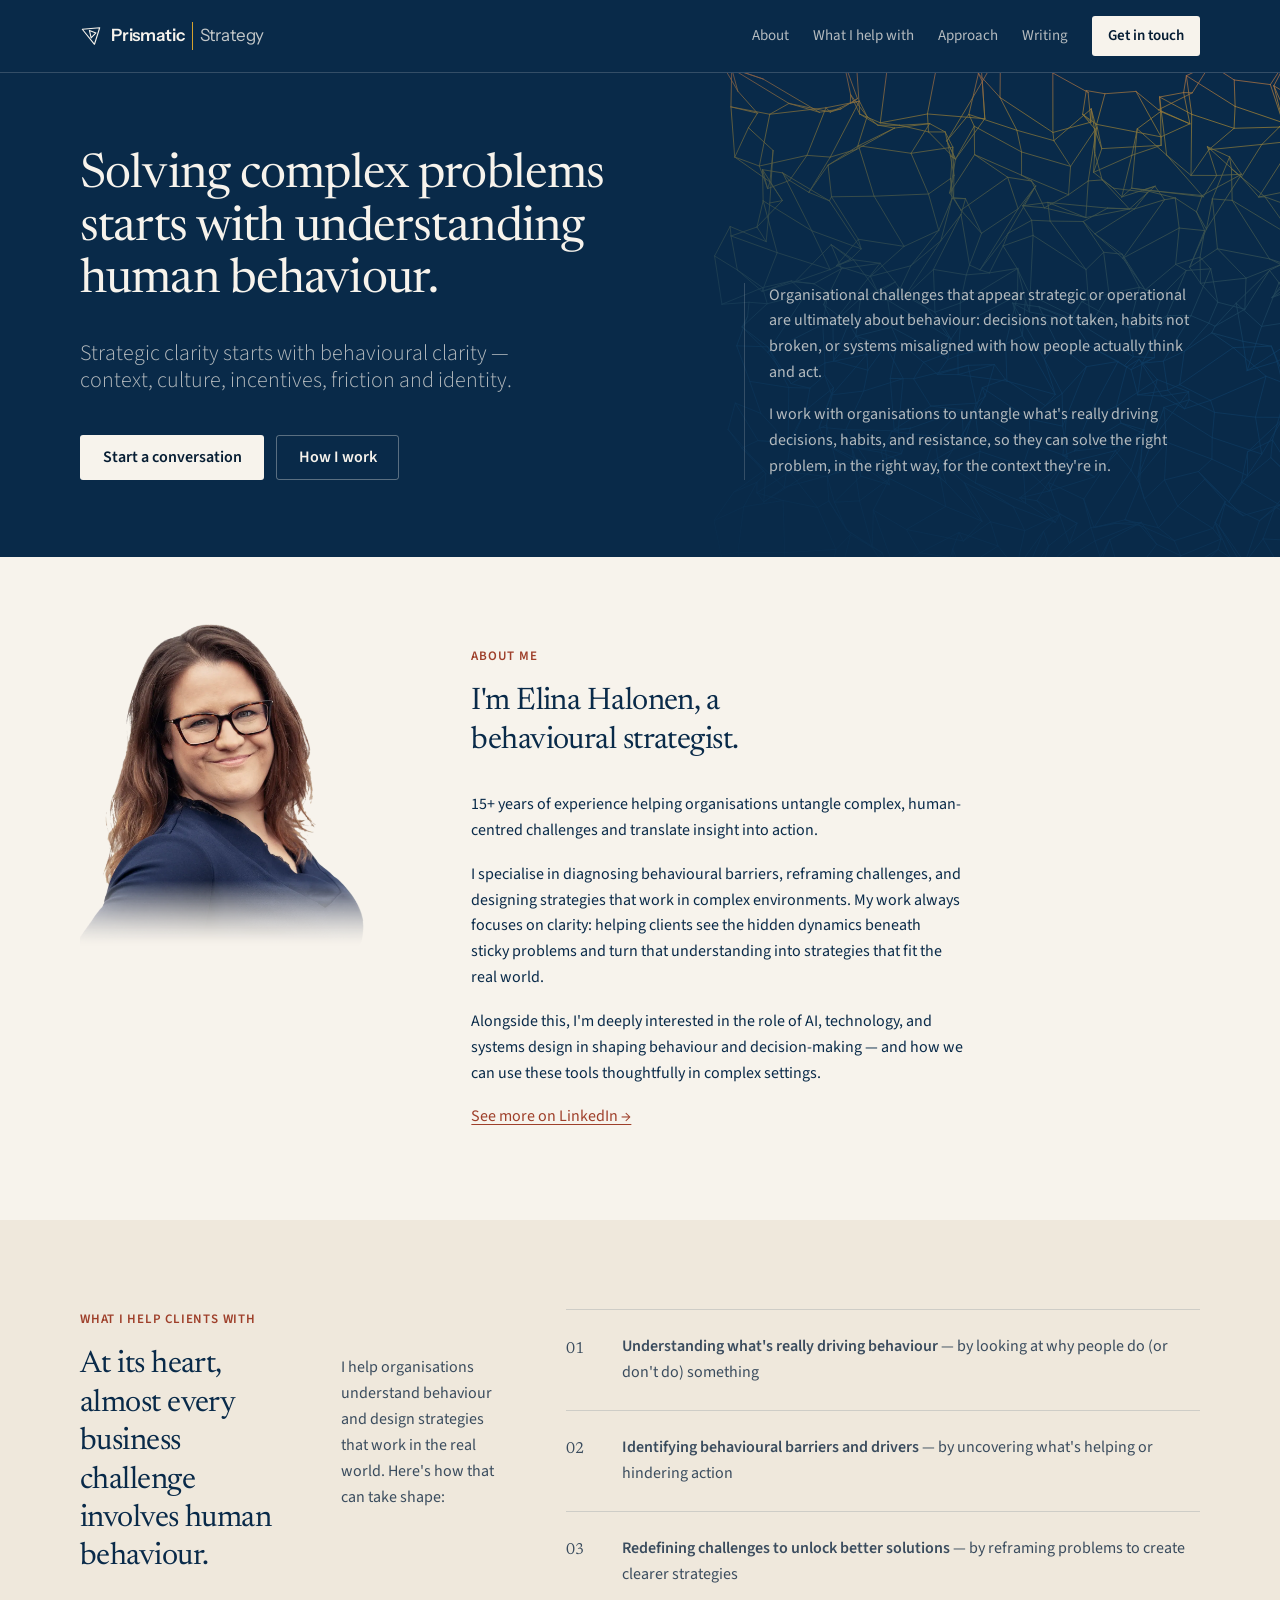
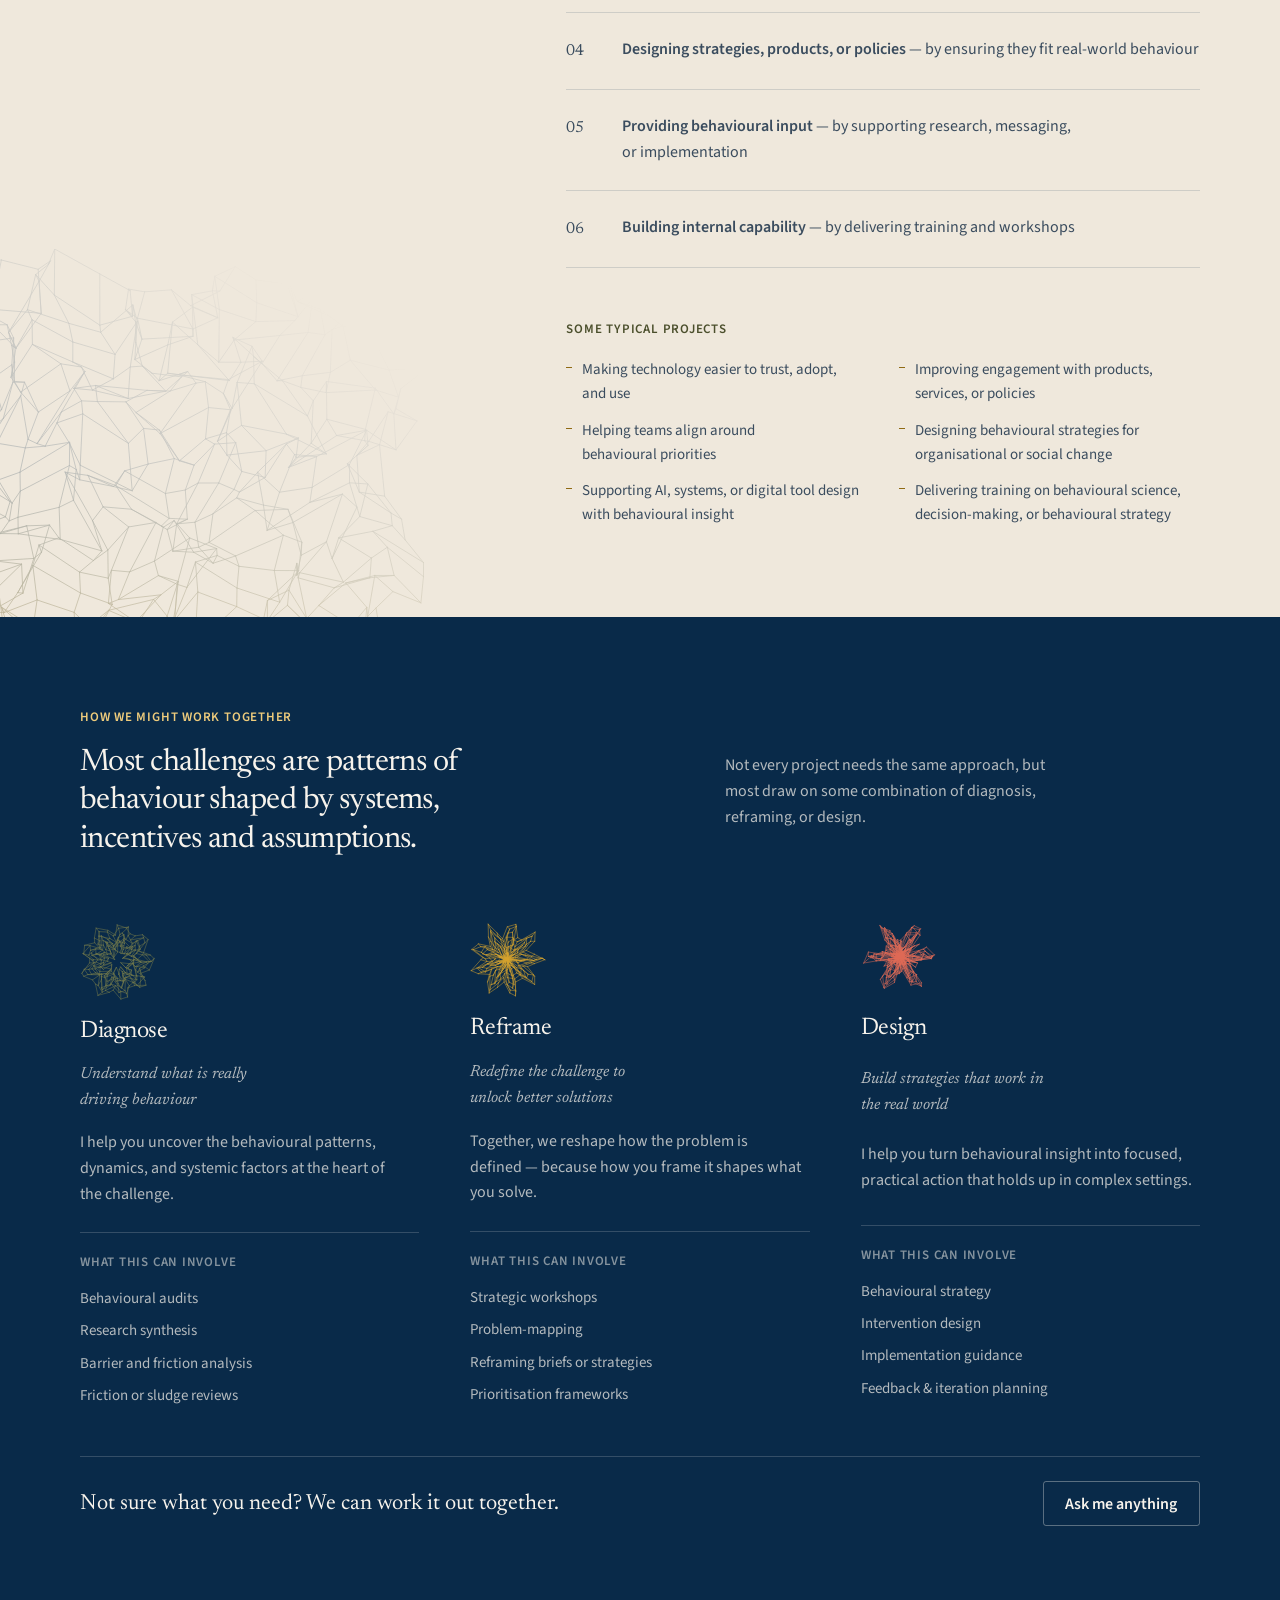
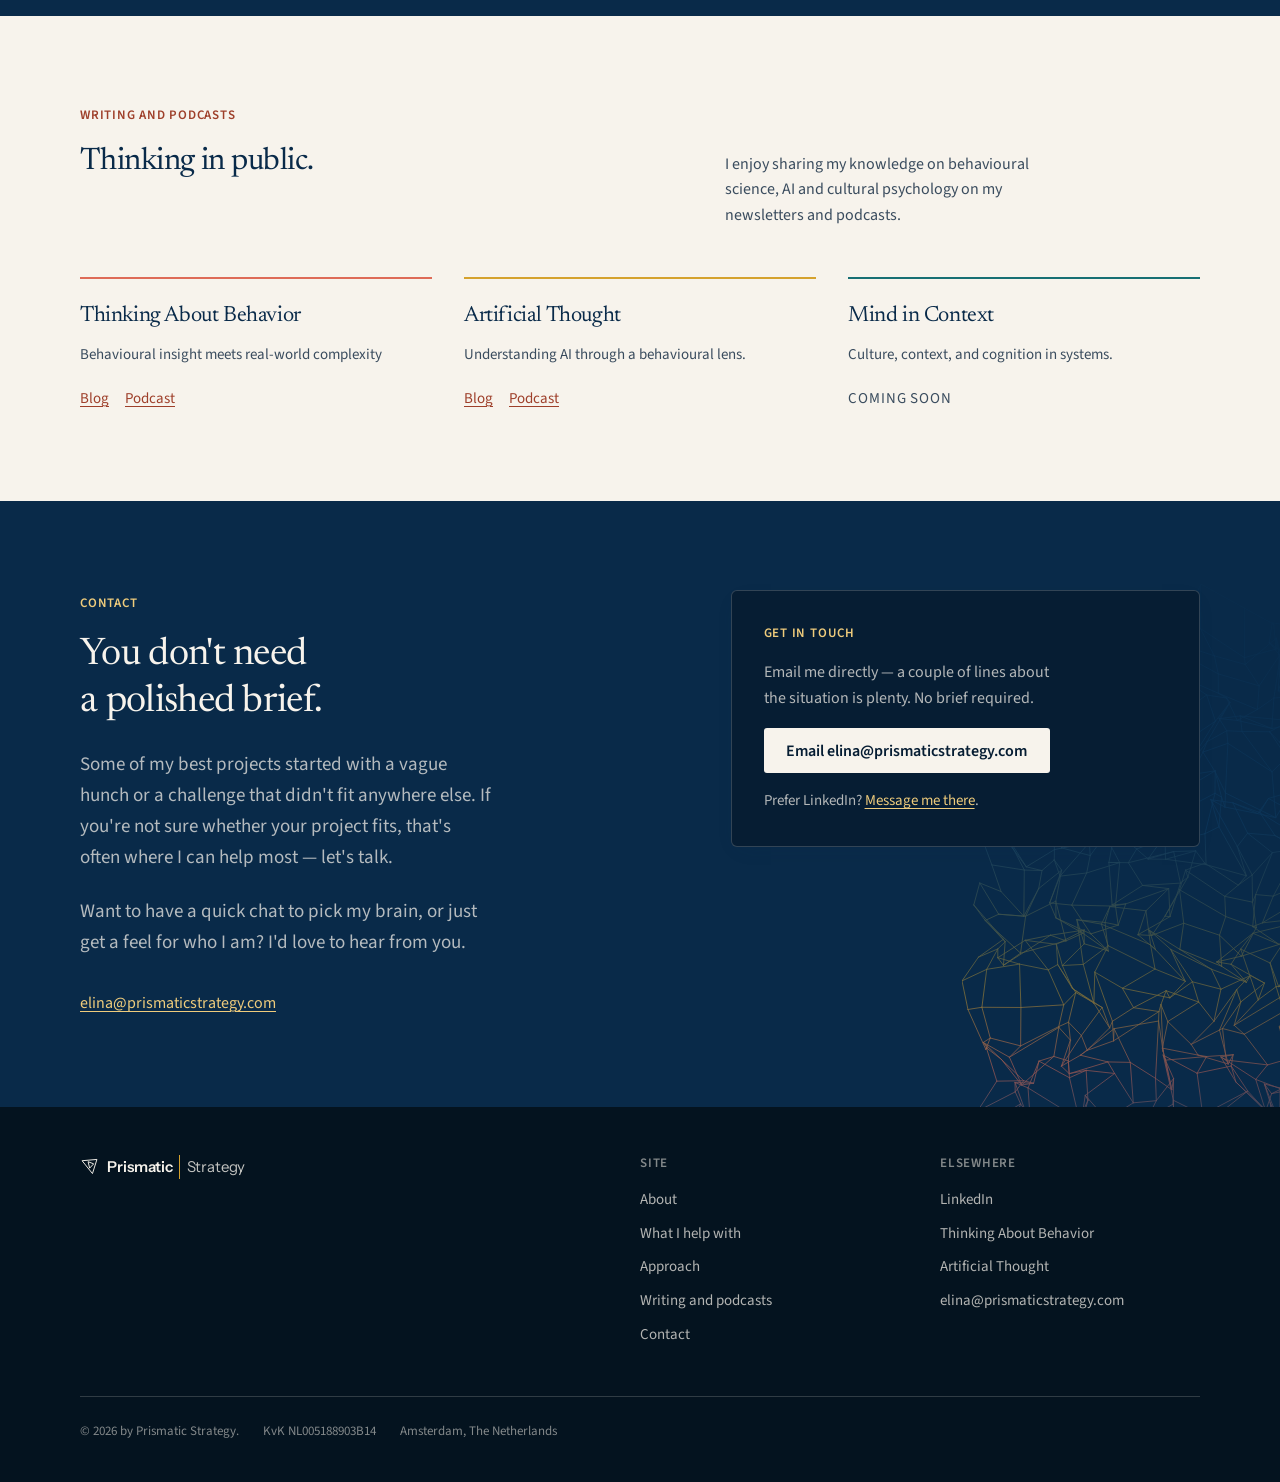
<file: index.html>
<!DOCTYPE html>
<html lang="en">
<head>
<meta charset="utf-8">
<meta name="viewport" content="width=device-width, initial-scale=1">
<title>Prismatic Strategy — behavioural strategy by Elina Halonen</title>
<meta name="description" content="Prismatic Strategy helps organisations solve complex behavioural challenges through diagnosis, reframing, and strategy design">
<link rel="stylesheet" href="/styles.css">
<link rel="icon" href="/assets/brand/favicon.ico" sizes="any">
<link rel="icon" href="/assets/brand/favicon.svg" type="image/svg+xml">
<link rel="apple-touch-icon" href="/assets/brand/apple-touch-icon.png">
</head>
<body>
<a class="skip" href="#main">Skip to content</a>

<header class="hdr">
  <div class="ps-wrap hdr__in">
    <a class="wm wm--sm" href="/" aria-label="Prismatic Strategy — home">
      <span class="wm__mark" aria-hidden="true"></span><span class="wm__a">Prismatic</span><span class="wm__rule" aria-hidden="true"></span><span class="wm__b">Strategy</span>
    </a>
    <button class="hdr__toggle" id="navToggle" aria-expanded="false" aria-controls="siteNav">Menu</button>
    <nav class="hdr__nav" id="siteNav" aria-label="Main">
      <a href="#about">About</a>
      <a href="#help">What I help with</a>
      <a href="#method">Approach</a>
      <a href="#writing">Writing</a>
      <a class="is-cta" href="#contact">Get in touch</a>
    </nav>
  </div>
</header>

<main id="main">

  <!-- 1. Navy hero -->
  <section class="ps-deep hero">
    <img class="hero__field" src="/assets/mesh/grid-field-on-navy.svg" alt="" aria-hidden="true">
    <div class="ps-wrap hero__in">
      <div>
        <h1>Solving complex problems starts with understanding human&nbsp;behaviour.</h1>
        <p class="hero__lead">Strategic clarity starts with behavioural clarity — context, culture, incentives, friction and identity.</p>
        <div class="hero__actions">
          <a class="btn btn--solid" href="#contact">Start a conversation</a>
          <a class="btn btn--quiet" href="#method">How I work</a>
        </div>
      </div>
      <div class="hero__aside">
        <p>Organisational challenges that appear strategic or operational are ultimately about behaviour: decisions not taken, habits not broken, or systems misaligned with how people actually think and act.</p>
        <p>I work with organisations to untangle what's really driving decisions, habits, and resistance, so they can solve the right problem, in the right way, for the context they're in.</p>
      </div>
    </div>
  </section>

  <!-- 4. Warm-paper introduction with portrait -->
  <section class="ps-paper ps-band about" id="about">
    <div class="ps-wrap about__in">
      <div class="portrait">
        <picture>
          <source srcset="/assets/brand/elina.webp" type="image/webp">
          <img class="portrait__cutout" src="/assets/brand/elina.png" alt="Elina Halonen, behavioural strategist and founder of Prismatic Strategy" width="1500" height="1720" loading="lazy" decoding="async">
        </picture>
      </div>
      <div>
        <div class="sec-head">
          <span class="ps-label">About me</span>
          <h2>I'm Elina Halonen, a behavioural strategist.</h2>
        </div>
        <div class="ps-prose" style="margin-top: var(--space-6)">
          <p>15+ years of experience helping organisations untangle complex, human-centred challenges and translate insight into action.</p>
          <p>I specialise in diagnosing behavioural barriers, reframing challenges, and designing strategies that work in complex environments. My work always focuses on clarity: helping clients see the hidden dynamics beneath sticky problems and turn that understanding into strategies that fit the real world.</p>
          <p>Alongside this, I'm deeply interested in the role of AI, technology, and systems design in shaping behaviour and decision-making — and how we can use these tools thoughtfully in complex settings.</p>
          <p><a href="https://www.linkedin.com/in/elinahalonen/">See more on LinkedIn →</a></p>
        </div>
      </div>
    </div>
  </section>

  <!-- 5. The situations clients bring -->
  <section class="ps-paper ps-band sit" id="help" style="background: var(--paper-300)">
    <img class="sit__field" src="/assets/mesh/grid-field-on-paper.svg" alt="" aria-hidden="true">
    <div class="ps-wrap sit__in">
      <div class="sec-head">
        <span class="ps-label">What I help clients with</span>
        <h2>At its heart, almost every business challenge involves human behaviour.</h2>
        <p>I help organisations understand behaviour and design strategies that work in the real world. Here's how that can take shape:</p>
      </div>
      <div>
        <div class="sit__list">
          <div class="sit__row"><span class="sit__n">01</span><span><strong>Understanding what's really driving behaviour</strong> — by looking at why people do (or don't do) something</span></div>
          <div class="sit__row"><span class="sit__n">02</span><span><strong>Identifying behavioural barriers and drivers</strong> — by uncovering what's helping or hindering action</span></div>
          <div class="sit__row"><span class="sit__n">03</span><span><strong>Redefining challenges to unlock better solutions</strong> — by reframing problems to create clearer strategies</span></div>
          <div class="sit__row"><span class="sit__n">04</span><span><strong>Designing strategies, products, or policies</strong> — by ensuring they fit real-world behaviour</span></div>
          <div class="sit__row"><span class="sit__n">05</span><span><strong>Providing behavioural input</strong> — by supporting research, messaging, or implementation</span></div>
          <div class="sit__row"><span class="sit__n">06</span><span><strong>Building internal capability</strong> — by delivering training and workshops</span></div>
        </div>
        <div class="projects">
          <span class="ps-label" style="color: var(--olive-700)">Some typical projects</span>
          <ul>
            <li>Making technology easier to trust, adopt, and use</li>
            <li>Improving engagement with products, services, or policies</li>
            <li>Helping teams align around behavioural priorities</li>
            <li>Designing behavioural strategies for organisational or social change</li>
            <li>Supporting AI, systems, or digital tool design with behavioural insight</li>
            <li>Delivering training on behavioural science, decision-making, or behavioural strategy</li>
          </ul>
        </div>
      </div>
    </div>
  </section>

  <!-- 6. Diagnose / Reframe / Design -->
  <section class="ps-deep ps-band method" id="method">
    <div class="ps-wrap">
      <div class="sec-head">
        <span class="ps-label">How we might work together</span>
        <h2>Most challenges are patterns of behaviour shaped by systems, incentives and assumptions.</h2>
        <p>Not every project needs the same approach, but most draw on some combination of diagnosis, reframing, or design.</p>
      </div>
      <div class="method__grid">
        <article class="stage">
          <img class="stage__rose" src="/assets/mesh/rose-diagnose.svg" alt="" aria-hidden="true">
          <h3>Diagnose</h3>
          <p class="stage__sub">Understand what is really driving behaviour</p>
          <p>I help you uncover the behavioural patterns, dynamics, and systemic factors at the heart of the challenge.</p>
          <div class="stage__involves">
            <span class="ps-label">What this can involve</span>
            <ul><li>Behavioural audits</li><li>Research synthesis</li><li>Barrier and friction analysis</li><li>Friction or sludge reviews</li></ul>
          </div>
        </article>
        <article class="stage">
          <img class="stage__rose" src="/assets/mesh/rose-reframe.svg" alt="" aria-hidden="true">
          <h3>Reframe</h3>
          <p class="stage__sub">Redefine the challenge to unlock better solutions</p>
          <p>Together, we reshape how the problem is defined — because how you frame it shapes what you solve.</p>
          <div class="stage__involves">
            <span class="ps-label">What this can involve</span>
            <ul><li>Strategic workshops</li><li>Problem-mapping</li><li>Reframing briefs or strategies</li><li>Prioritisation frameworks</li></ul>
          </div>
        </article>
        <article class="stage">
          <img class="stage__rose" src="/assets/mesh/rose-design.svg" alt="" aria-hidden="true">
          <h3>Design</h3>
          <p class="stage__sub">Build strategies that work in the real world</p>
          <p>I help you turn behavioural insight into focused, practical action that holds up in complex settings.</p>
          <div class="stage__involves">
            <span class="ps-label">What this can involve</span>
            <ul><li>Behavioural strategy</li><li>Intervention design</li><li>Implementation guidance</li><li>Feedback &amp; iteration planning</li></ul>
          </div>
        </article>
      </div>
      <div class="method__foot">
        <p>Not sure what you need? We can work it out together.</p>
        <a class="btn btn--quiet" href="#contact">Ask me anything</a>
      </div>
    </div>
  </section>

  <!-- 7. Writing and podcasts -->
  <section class="ps-paper ps-band pubs" id="writing">
    <div class="ps-wrap">
      <div class="sec-head">
        <span class="ps-label">Writing and podcasts</span>
        <h2>Thinking in public.</h2>
        <p>I enjoy sharing my knowledge on behavioural science, AI and cultural psychology on my newsletters and podcasts.</p>
      </div>
      <div class="pubs__grid">
        <article class="pub pub--coral">
          <h3><a href="https://thinkingaboutbehavior.substack.com/">Thinking About Behavior</a></h3>
          <p>Behavioural insight meets real-world complexity</p>
          <div class="pub__links"><a href="https://thinkingaboutbehavior.substack.com/">Blog</a><a href="https://thinkingaboutbehavior.substack.com/podcast">Podcast</a></div>
        </article>
        <article class="pub pub--gold">
          <h3><a href="https://artificialthought.substack.com/">Artificial Thought</a></h3>
          <p>Understanding AI through a behavioural lens.</p>
          <div class="pub__links"><a href="https://artificialthought.substack.com/">Blog</a><a href="https://artificialthought.substack.com/podcast">Podcast</a></div>
        </article>
        <article class="pub pub--teal">
          <h3><a href="https://mindincontext.substack.com/">Mind in Context</a></h3>
          <p>Culture, context, and cognition in systems.</p>
          <p class="pub__soon">Coming soon</p>
        </article>
      </div>
    </div>
  </section>

  <!-- 8. The invitation + contact -->
  <section class="ps-deep ps-band invite" id="contact">
    <img class="invite__field" src="/assets/mesh/grid-field-contact.svg" alt="" aria-hidden="true">
    <div class="ps-wrap invite__in">
      <div>
        <span class="ps-label" style="color: var(--gold-300)">Contact</span>
        <h2 style="margin-top: var(--space-4)">You don't need a polished brief.</h2>
        <p class="invite__body">Some of my best projects started with a vague hunch or a challenge that didn't fit anywhere else. If you're not sure whether your project fits, that's often where I can help most — let's talk.</p>
        <p class="invite__body">Want to have a quick chat to pick my brain, or just get a feel for who I am? I'd love to hear from you.</p>
        <p style="margin-top: var(--space-6)"><a href="mailto:elina@prismaticstrategy.com">elina@prismaticstrategy.com</a></p>
      </div>
      <div class="mailto-card">
        <span class="ps-label">Get in touch</span>
        <p>Email me directly — a couple of lines about the situation is plenty. No brief required.</p>
        <a class="btn btn--solid" href="mailto:elina@prismaticstrategy.com?subject=Hello%20from%20prismaticstrategy.com">Email elina@prismaticstrategy.com</a>
        <p class="mailto-card__alt">Prefer LinkedIn? <a href="https://www.linkedin.com/in/elinahalonen/">Message me there</a>.</p>
      </div>
    </div>
  </section>
</main>

<footer class="ftr">
  <div class="ps-wrap">
    <div class="ftr__in">
      <div>
        <a class="wm wm--sm" href="/" aria-label="Prismatic Strategy — home">
          <span class="wm__mark" aria-hidden="true"></span><span class="wm__a">Prismatic</span><span class="wm__rule" aria-hidden="true"></span><span class="wm__b">Strategy</span>
        </a>
      </div>
      <div>
        <h4>Site</h4>
        <ul>
          <li><a href="#about">About</a></li>
          <li><a href="#help">What I help with</a></li>
          <li><a href="#method">Approach</a></li>
          <li><a href="#writing">Writing and podcasts</a></li>
          <li><a href="#contact">Contact</a></li>
        </ul>
      </div>
      <div>
        <h4>Elsewhere</h4>
        <ul>
          <li><a href="https://www.linkedin.com/in/elinahalonen/">LinkedIn</a></li>
          <li><a href="https://thinkingaboutbehavior.substack.com/">Thinking About Behavior</a></li>
          <li><a href="https://artificialthought.substack.com/">Artificial Thought</a></li>
          <li><a href="mailto:elina@prismaticstrategy.com">elina@prismaticstrategy.com</a></li>
        </ul>
      </div>
    </div>
    <div class="ftr__legal">
      <span>© 2026 by Prismatic Strategy.</span>
      <span>KvK NL005188903B14</span>
      <span>Amsterdam, The Netherlands</span>
    </div>
  </div>
</footer>

<script>
(function () {
  var btn = document.getElementById('navToggle');
  var nav = document.getElementById('siteNav');
  var mq = window.matchMedia('(max-width: 780px)');
  function sync() {
    if (mq.matches) { nav.hidden = btn.getAttribute('aria-expanded') !== 'true'; }
    else { nav.hidden = false; btn.setAttribute('aria-expanded', 'false'); }
  }
  btn.addEventListener('click', function () {
    btn.setAttribute('aria-expanded', btn.getAttribute('aria-expanded') === 'true' ? 'false' : 'true');
    sync();
  });
  mq.addEventListener('change', sync);
  nav.addEventListener('click', function (e) { if (e.target.tagName === 'A' && mq.matches) { btn.setAttribute('aria-expanded', 'false'); sync(); } });
  sync();
})();
</script>
</body>
</html>
</file>
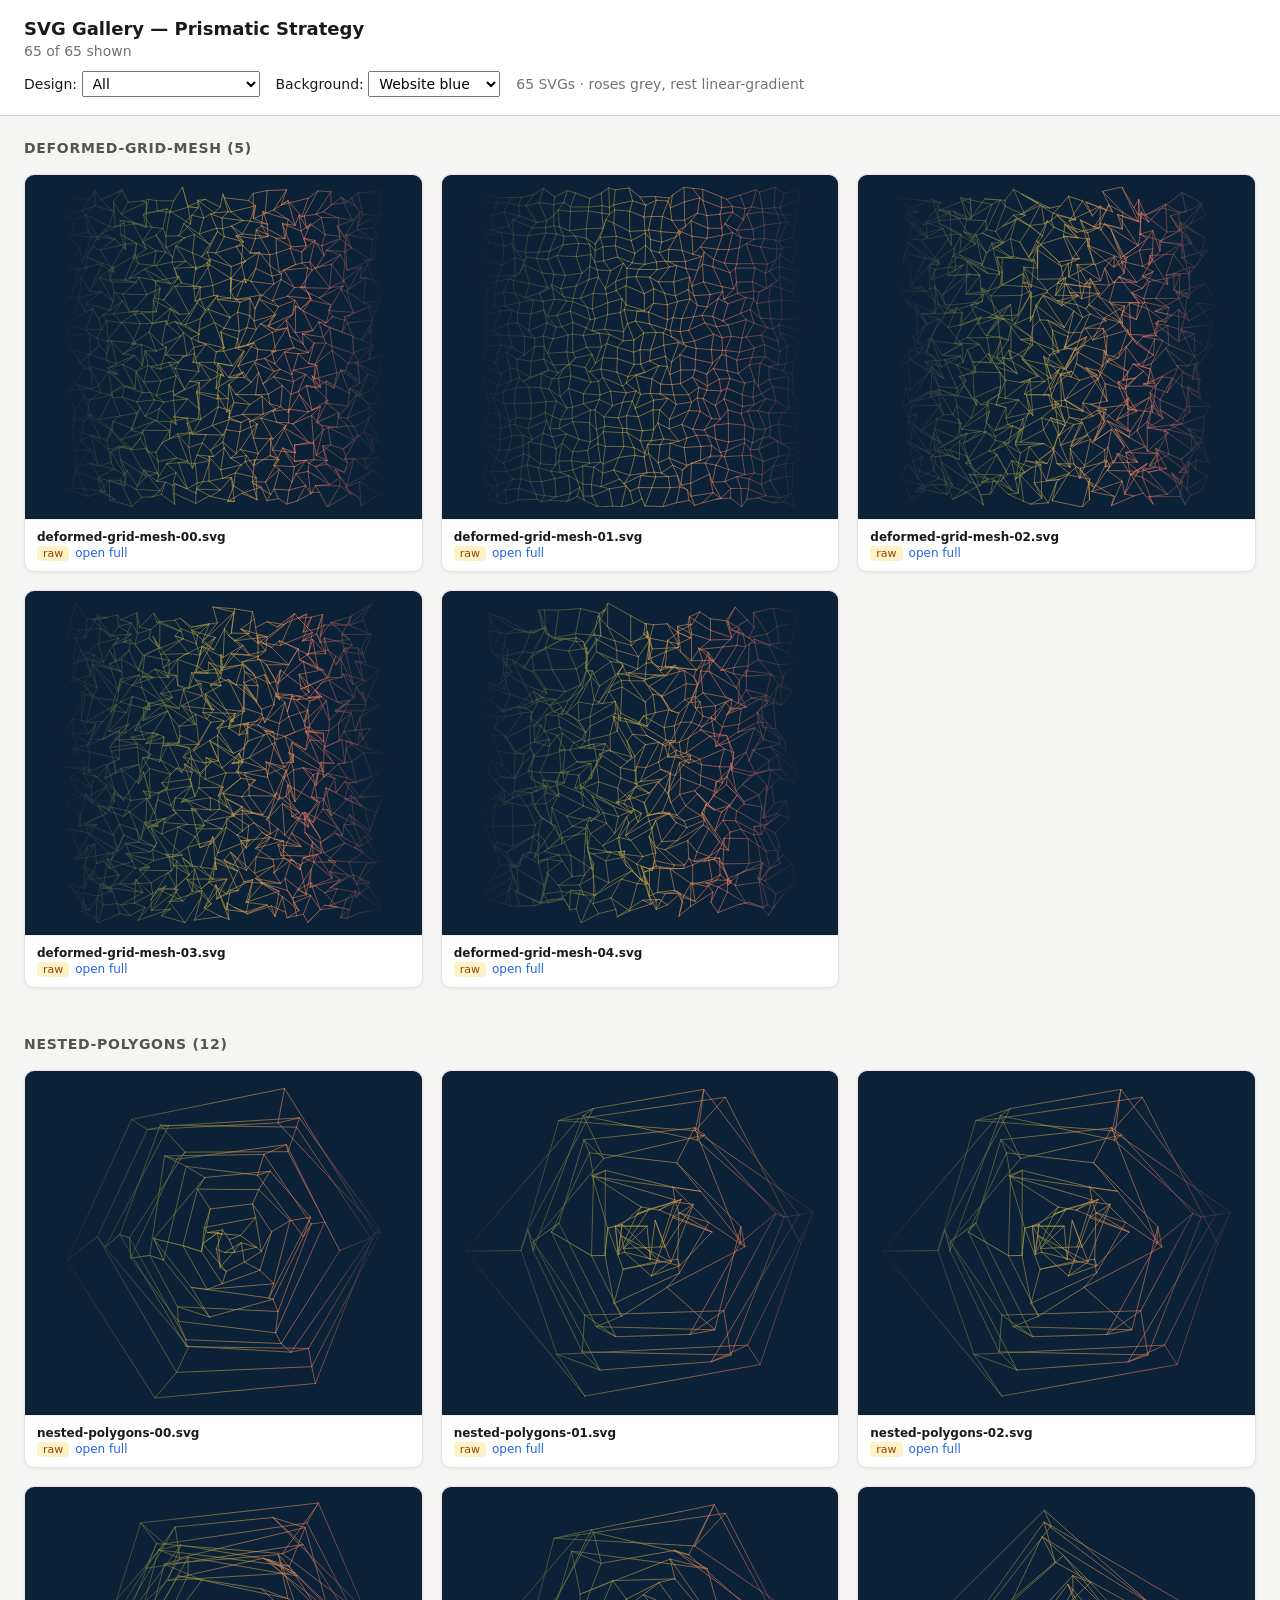
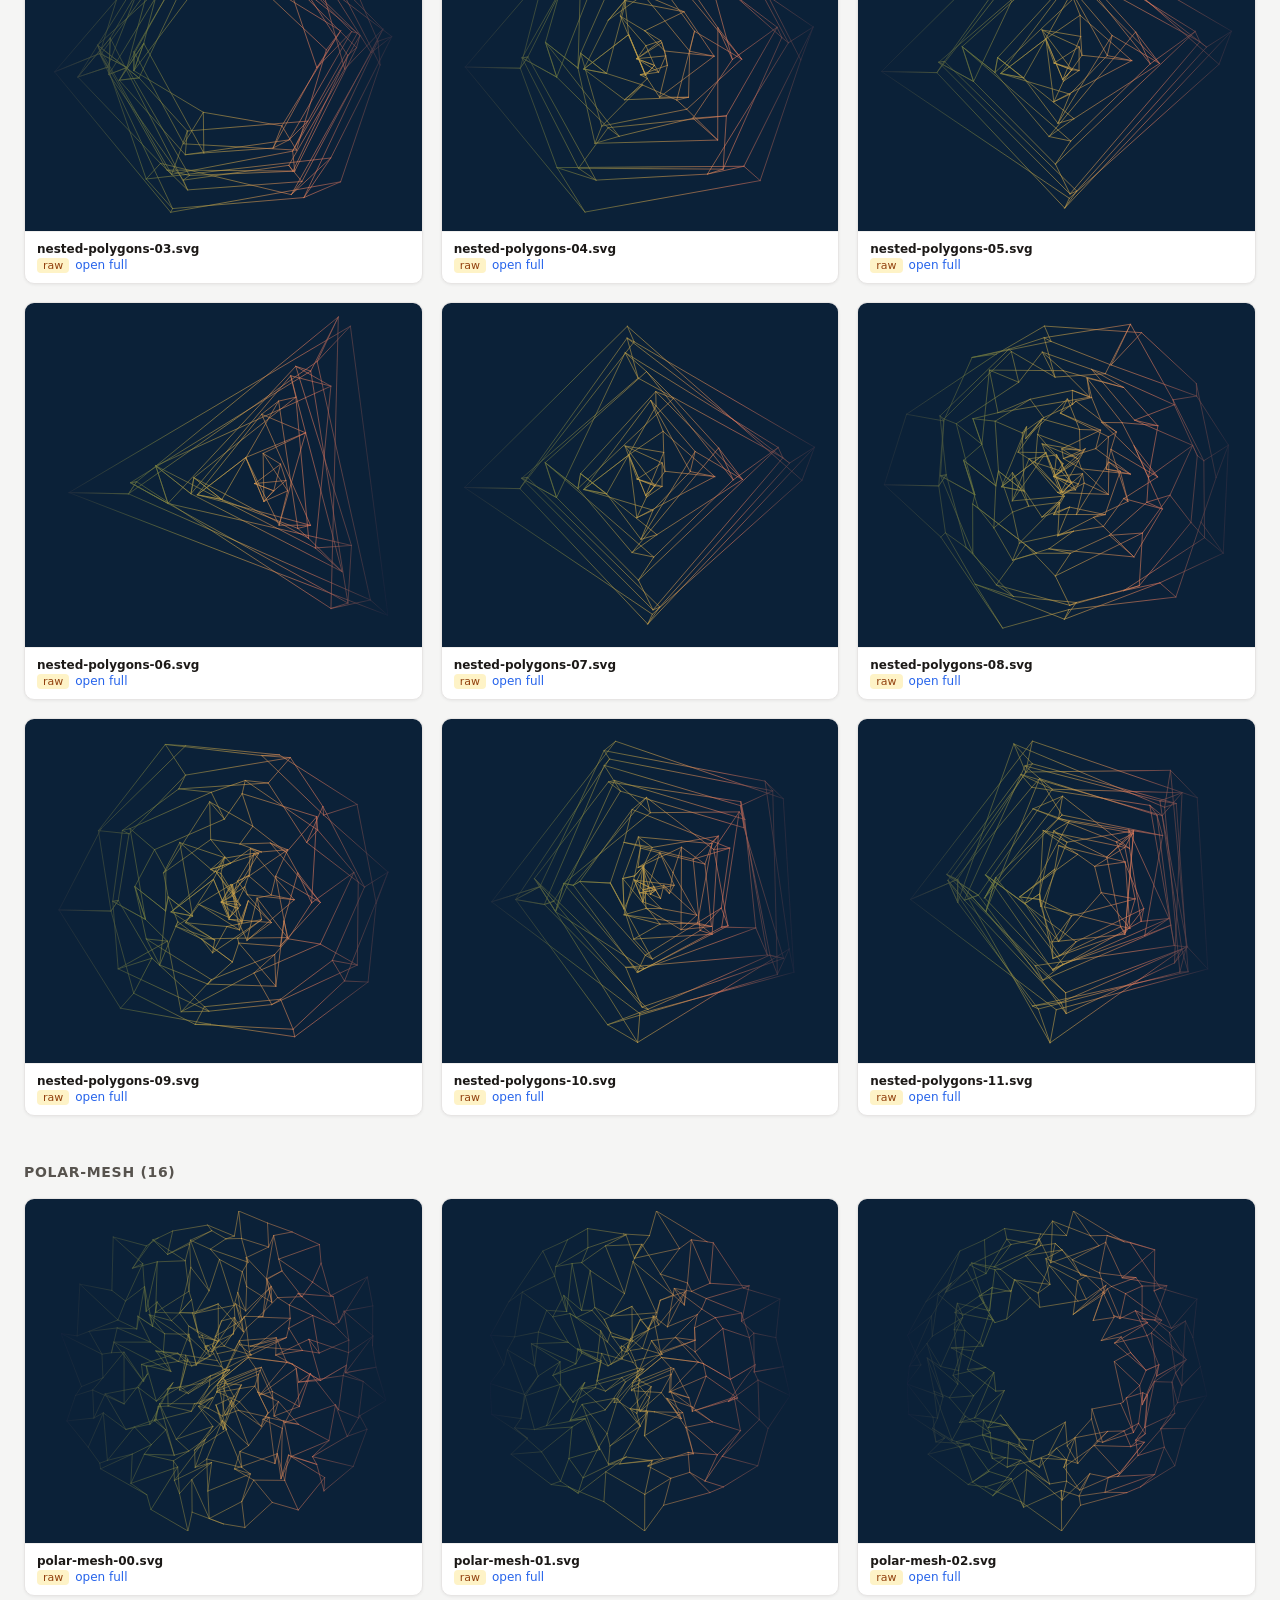
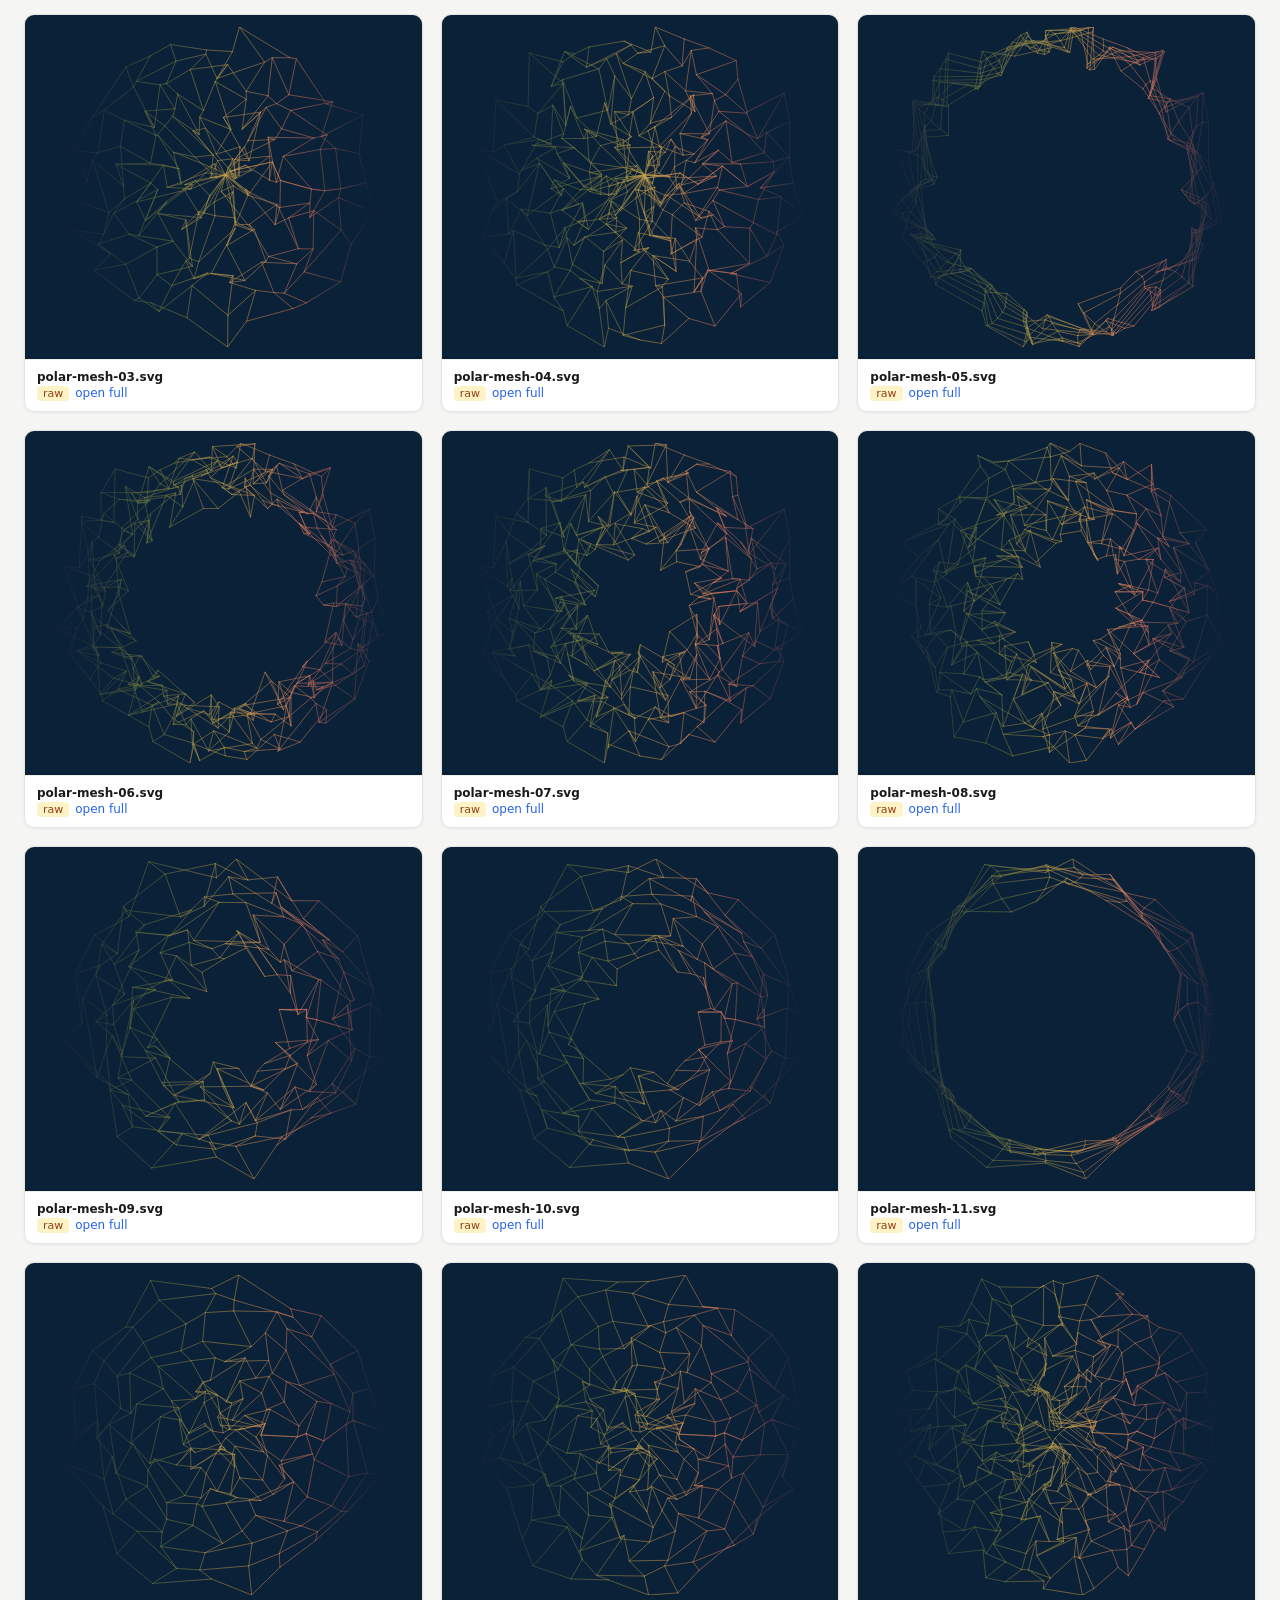
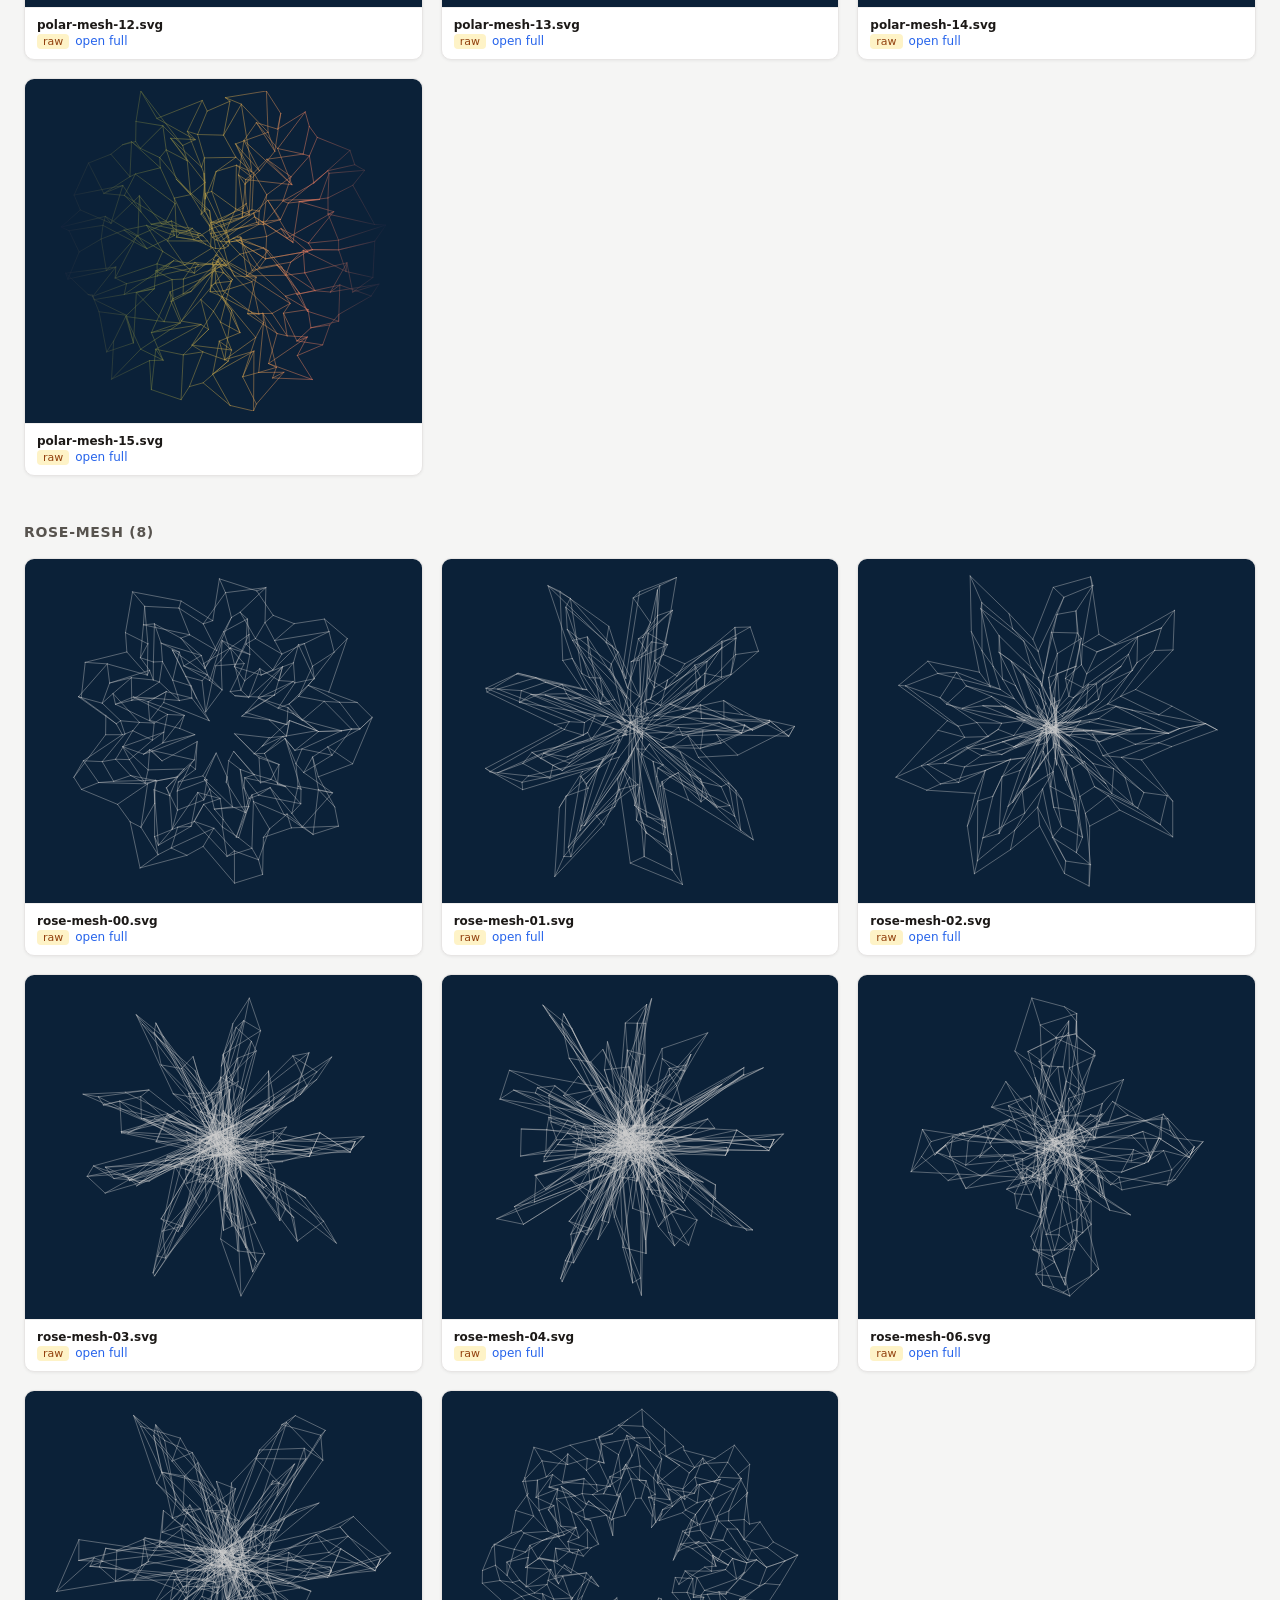
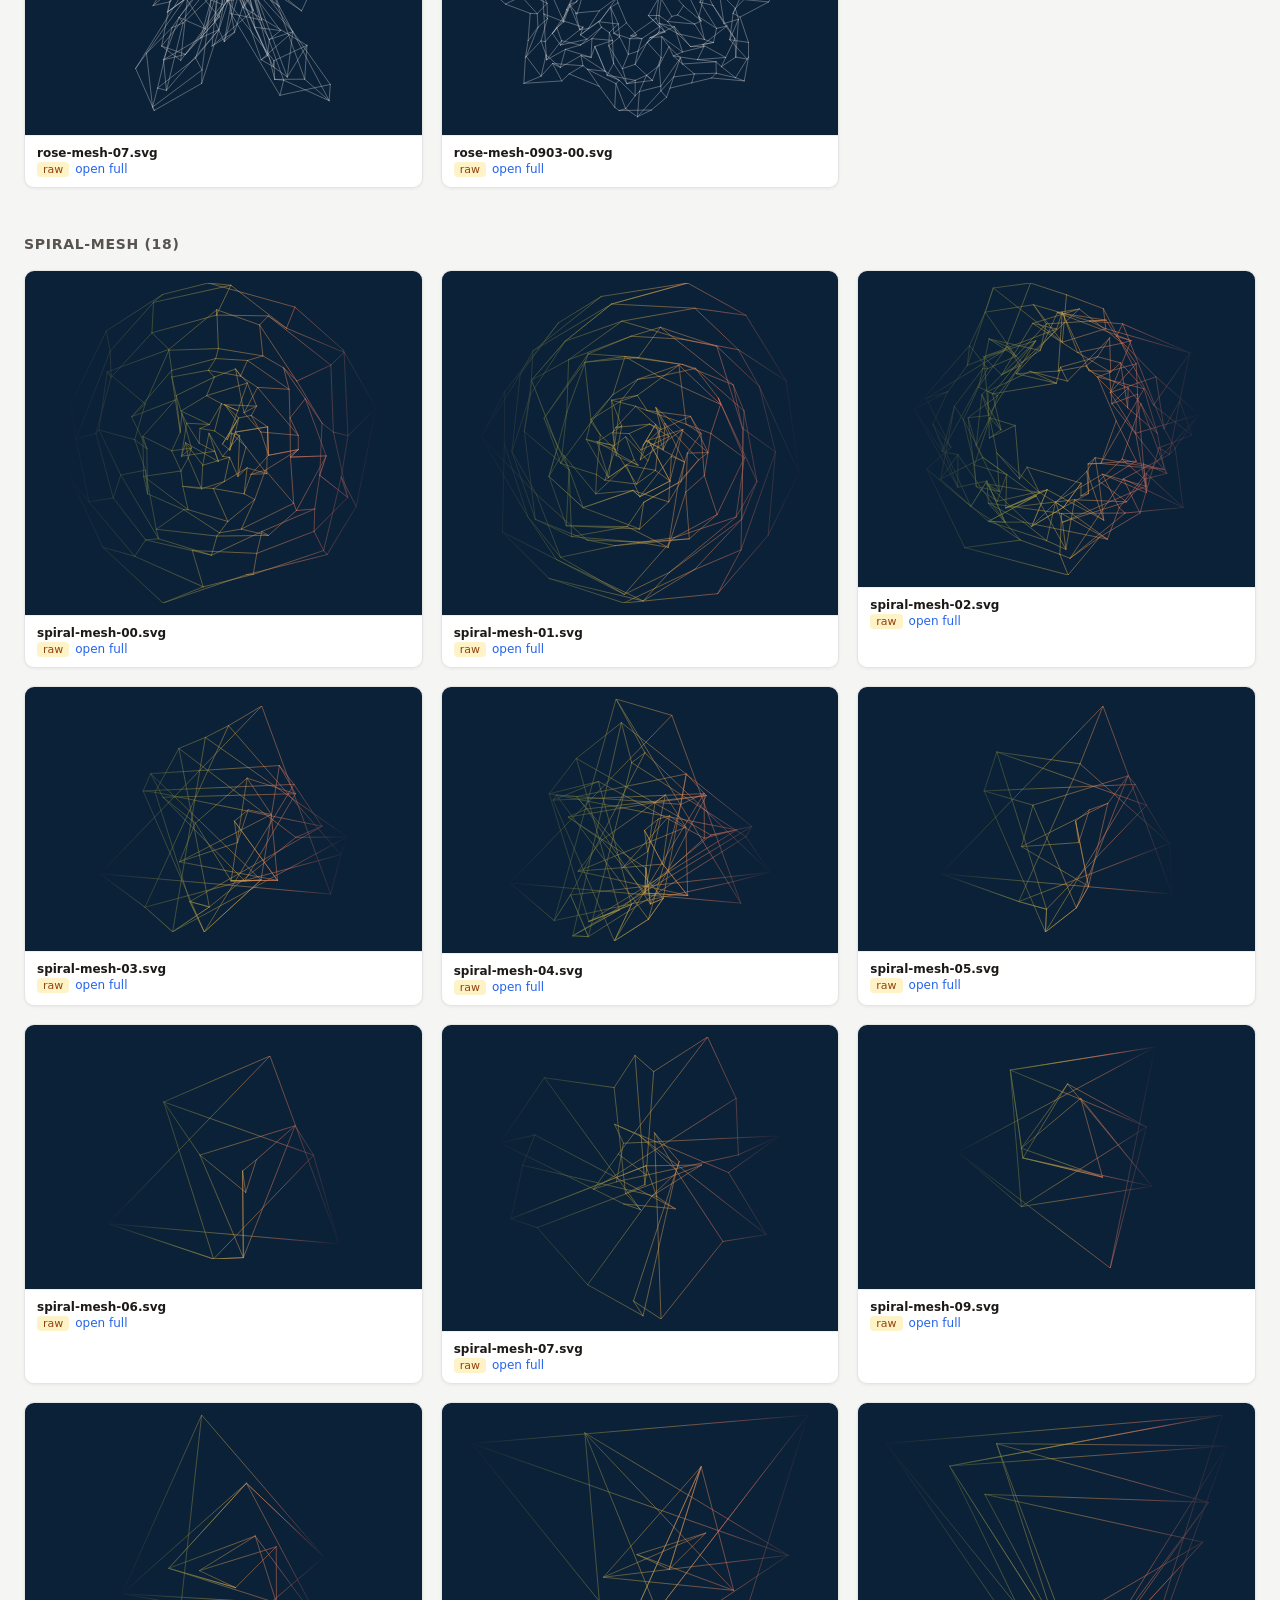
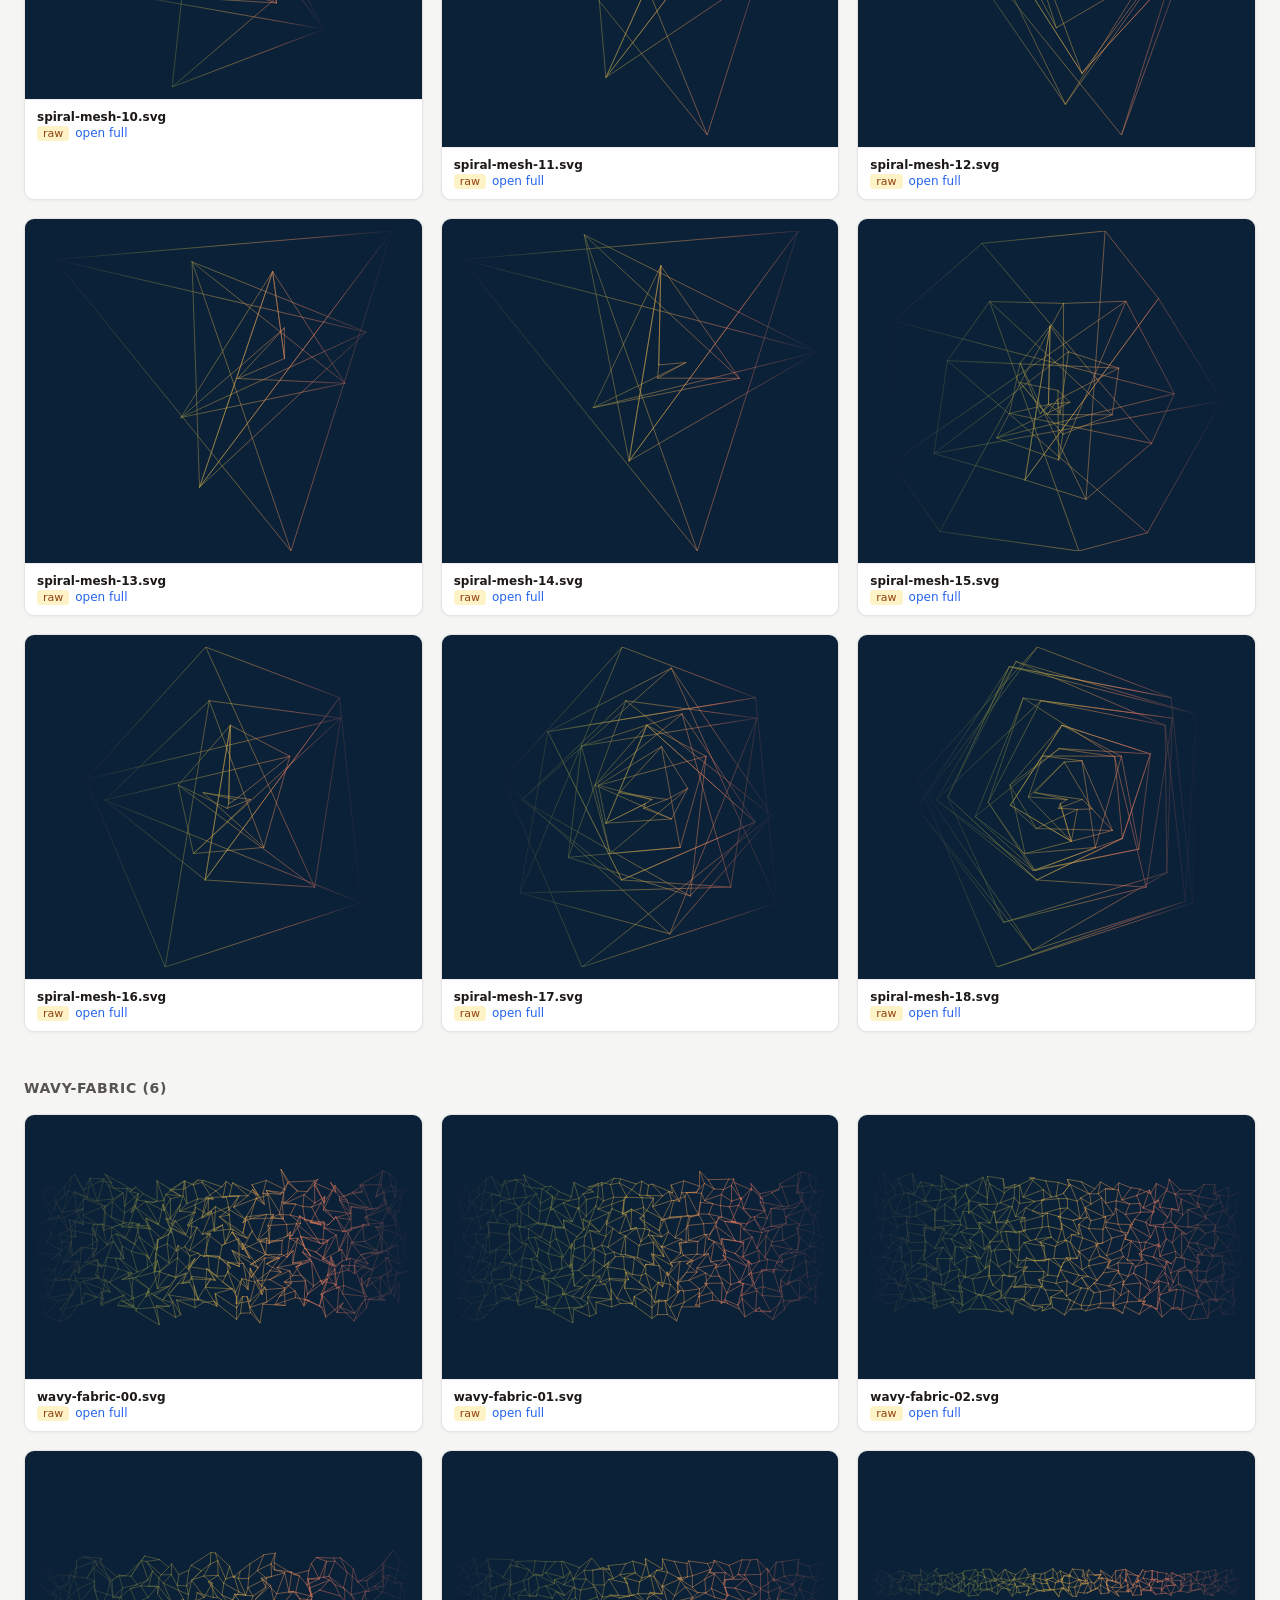
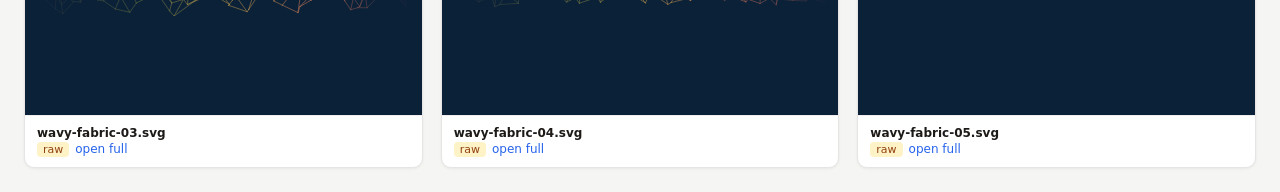
<file: gallery.html>
<!DOCTYPE html>
<html lang="en">
<head>
<meta charset="utf-8">
<meta name="viewport" content="width=device-width, initial-scale=1">
<title>SVG Gallery</title>
<style>
  :root { color-scheme: light dark; }
  body { margin:0; font:14px system-ui,sans-serif; background:#f5f5f4; color:#1c1917; }
  header { padding:18px 24px; border-bottom:1px solid #d6d3d1; background:#fff; position:sticky; top:0; z-index:2; }
  header h1 { margin:0 0 4px; font-size:18px; }
  header p { margin:0; color:#78716c; }
  .controls { margin-top:12px; display:flex; flex-wrap:wrap; gap:16px; align-items:center; }
  .controls label { cursor:pointer; }
  .controls select { font:inherit; padding:3px 6px; }
  h2.fam { padding:6px 24px; margin:18px 0 0; font-size:14px; text-transform:uppercase; letter-spacing:.05em; color:#57534e; }
  .grid { display:grid; grid-template-columns:repeat(auto-fill,minmax(300px,1fr)); gap:18px; padding:12px 24px 24px; }
  .card { background:#fff; border:1px solid #e7e5e4; border-radius:10px; overflow:hidden; display:flex; flex-direction:column; box-shadow:0 1px 3px rgba(0,0,0,.06); }
  .thumb { display:flex; align-items:center; justify-content:center; min-height:240px; padding:12px; }
  /* background themes for the artwork area */
  body[data-bg="site"]  .thumb { background:#0b2138; }
  body[data-bg="dark"]  .thumb { background:#111827; }
  body[data-bg="light"] .thumb { background:#ffffff; }
  body[data-bg="mid"]   .thumb { background:#6b7280; }
  body[data-bg="checker"] .thumb { background-color:#fafaf9; background-image:linear-gradient(45deg,#ddd 25%,transparent 25%),linear-gradient(-45deg,#ddd 25%,transparent 25%),linear-gradient(45deg,transparent 75%,#ddd 75%),linear-gradient(-45deg,transparent 75%,#ddd 75%); background-size:16px 16px; background-position:0 0,0 8px,8px -8px,-8px 0; }
  .thumb img { max-width:100%; max-height:320px; display:block; }
  .meta { padding:10px 12px; border-top:1px solid #f0efee; font-size:12px; }
  .meta .name { font-weight:600; word-break:break-all; }
  .meta .sub { color:#78716c; margin-top:2px; }
  .badge { display:inline-block; padding:1px 6px; border-radius:4px; font-size:11px; margin-right:6px; }
  .badge.raw { background:#fef3c7; color:#92400e; }
  .badge.final { background:#dcfce7; color:#166534; }
  .meta a { color:#2563eb; text-decoration:none; }
  @media (prefers-color-scheme: dark){
    body{background:#1c1917;color:#e7e5e4} header{background:#292524;border-color:#44403c}
    h2.fam{color:#a8a29e} .card{background:#292524;border-color:#44403c} .thumb{background-color:#0c0a09}
    .meta{border-color:#3a3633} .badge.raw{background:#78350f;color:#fde68a} .badge.final{background:#14532d;color:#bbf7d0}
  }
</style>
</head>
<body>
<header>
  <h1>SVG Gallery &mdash; Prismatic Strategy</h1>
  <p id="count"></p>
  <div class="controls">
    <label>Design: <select id="famSel"><option value="">All</option></select></label>
    <input type="checkbox" id="chkFinal" checked hidden><input type="checkbox" id="chkRaw" checked hidden>
    <label>Background:
      <select id="bgSel">
        <option value="site">Website blue</option>
        <option value="mid">Mid grey</option>
        <option value="light">White</option>
        <option value="dark">Dark</option>
        <option value="checker">Checkerboard</option>
      </select>
    </label>
    <span style="color:#78716c">65 SVGs · roses grey, rest linear-gradient</span>
  </div>
</header>
<div id="out"></div>
<script>
const files=[{"path": "deformed-grid-mesh-00.svg", "family": "deformed-grid-mesh", "raw": true, "label": "deformed-grid-mesh-00.svg"}, {"path": "deformed-grid-mesh-01.svg", "family": "deformed-grid-mesh", "raw": true, "label": "deformed-grid-mesh-01.svg"}, {"path": "deformed-grid-mesh-02.svg", "family": "deformed-grid-mesh", "raw": true, "label": "deformed-grid-mesh-02.svg"}, {"path": "deformed-grid-mesh-03.svg", "family": "deformed-grid-mesh", "raw": true, "label": "deformed-grid-mesh-03.svg"}, {"path": "deformed-grid-mesh-04.svg", "family": "deformed-grid-mesh", "raw": true, "label": "deformed-grid-mesh-04.svg"}, {"path": "nested-polygons-00.svg", "family": "nested-polygons", "raw": true, "label": "nested-polygons-00.svg"}, {"path": "nested-polygons-01.svg", "family": "nested-polygons", "raw": true, "label": "nested-polygons-01.svg"}, {"path": "nested-polygons-02.svg", "family": "nested-polygons", "raw": true, "label": "nested-polygons-02.svg"}, {"path": "nested-polygons-03.svg", "family": "nested-polygons", "raw": true, "label": "nested-polygons-03.svg"}, {"path": "nested-polygons-04.svg", "family": "nested-polygons", "raw": true, "label": "nested-polygons-04.svg"}, {"path": "nested-polygons-05.svg", "family": "nested-polygons", "raw": true, "label": "nested-polygons-05.svg"}, {"path": "nested-polygons-06.svg", "family": "nested-polygons", "raw": true, "label": "nested-polygons-06.svg"}, {"path": "nested-polygons-07.svg", "family": "nested-polygons", "raw": true, "label": "nested-polygons-07.svg"}, {"path": "nested-polygons-08.svg", "family": "nested-polygons", "raw": true, "label": "nested-polygons-08.svg"}, {"path": "nested-polygons-09.svg", "family": "nested-polygons", "raw": true, "label": "nested-polygons-09.svg"}, {"path": "nested-polygons-10.svg", "family": "nested-polygons", "raw": true, "label": "nested-polygons-10.svg"}, {"path": "nested-polygons-11.svg", "family": "nested-polygons", "raw": true, "label": "nested-polygons-11.svg"}, {"path": "polar-mesh-00.svg", "family": "polar-mesh", "raw": true, "label": "polar-mesh-00.svg"}, {"path": "polar-mesh-01.svg", "family": "polar-mesh", "raw": true, "label": "polar-mesh-01.svg"}, {"path": "polar-mesh-02.svg", "family": "polar-mesh", "raw": true, "label": "polar-mesh-02.svg"}, {"path": "polar-mesh-03.svg", "family": "polar-mesh", "raw": true, "label": "polar-mesh-03.svg"}, {"path": "polar-mesh-04.svg", "family": "polar-mesh", "raw": true, "label": "polar-mesh-04.svg"}, {"path": "polar-mesh-05.svg", "family": "polar-mesh", "raw": true, "label": "polar-mesh-05.svg"}, {"path": "polar-mesh-06.svg", "family": "polar-mesh", "raw": true, "label": "polar-mesh-06.svg"}, {"path": "polar-mesh-07.svg", "family": "polar-mesh", "raw": true, "label": "polar-mesh-07.svg"}, {"path": "polar-mesh-08.svg", "family": "polar-mesh", "raw": true, "label": "polar-mesh-08.svg"}, {"path": "polar-mesh-09.svg", "family": "polar-mesh", "raw": true, "label": "polar-mesh-09.svg"}, {"path": "polar-mesh-10.svg", "family": "polar-mesh", "raw": true, "label": "polar-mesh-10.svg"}, {"path": "polar-mesh-11.svg", "family": "polar-mesh", "raw": true, "label": "polar-mesh-11.svg"}, {"path": "polar-mesh-12.svg", "family": "polar-mesh", "raw": true, "label": "polar-mesh-12.svg"}, {"path": "polar-mesh-13.svg", "family": "polar-mesh", "raw": true, "label": "polar-mesh-13.svg"}, {"path": "polar-mesh-14.svg", "family": "polar-mesh", "raw": true, "label": "polar-mesh-14.svg"}, {"path": "polar-mesh-15.svg", "family": "polar-mesh", "raw": true, "label": "polar-mesh-15.svg"}, {"path": "rose-mesh-00.svg", "family": "rose-mesh", "raw": true, "label": "rose-mesh-00.svg"}, {"path": "rose-mesh-01.svg", "family": "rose-mesh", "raw": true, "label": "rose-mesh-01.svg"}, {"path": "rose-mesh-02.svg", "family": "rose-mesh", "raw": true, "label": "rose-mesh-02.svg"}, {"path": "rose-mesh-03.svg", "family": "rose-mesh", "raw": true, "label": "rose-mesh-03.svg"}, {"path": "rose-mesh-04.svg", "family": "rose-mesh", "raw": true, "label": "rose-mesh-04.svg"}, {"path": "rose-mesh-06.svg", "family": "rose-mesh", "raw": true, "label": "rose-mesh-06.svg"}, {"path": "rose-mesh-07.svg", "family": "rose-mesh", "raw": true, "label": "rose-mesh-07.svg"}, {"path": "rose-mesh-0903-00.svg", "family": "rose-mesh", "raw": true, "label": "rose-mesh-0903-00.svg"}, {"path": "spiral-mesh-00.svg", "family": "spiral-mesh", "raw": true, "label": "spiral-mesh-00.svg"}, {"path": "spiral-mesh-01.svg", "family": "spiral-mesh", "raw": true, "label": "spiral-mesh-01.svg"}, {"path": "spiral-mesh-02.svg", "family": "spiral-mesh", "raw": true, "label": "spiral-mesh-02.svg"}, {"path": "spiral-mesh-03.svg", "family": "spiral-mesh", "raw": true, "label": "spiral-mesh-03.svg"}, {"path": "spiral-mesh-04.svg", "family": "spiral-mesh", "raw": true, "label": "spiral-mesh-04.svg"}, {"path": "spiral-mesh-05.svg", "family": "spiral-mesh", "raw": true, "label": "spiral-mesh-05.svg"}, {"path": "spiral-mesh-06.svg", "family": "spiral-mesh", "raw": true, "label": "spiral-mesh-06.svg"}, {"path": "spiral-mesh-07.svg", "family": "spiral-mesh", "raw": true, "label": "spiral-mesh-07.svg"}, {"path": "spiral-mesh-09.svg", "family": "spiral-mesh", "raw": true, "label": "spiral-mesh-09.svg"}, {"path": "spiral-mesh-10.svg", "family": "spiral-mesh", "raw": true, "label": "spiral-mesh-10.svg"}, {"path": "spiral-mesh-11.svg", "family": "spiral-mesh", "raw": true, "label": "spiral-mesh-11.svg"}, {"path": "spiral-mesh-12.svg", "family": "spiral-mesh", "raw": true, "label": "spiral-mesh-12.svg"}, {"path": "spiral-mesh-13.svg", "family": "spiral-mesh", "raw": true, "label": "spiral-mesh-13.svg"}, {"path": "spiral-mesh-14.svg", "family": "spiral-mesh", "raw": true, "label": "spiral-mesh-14.svg"}, {"path": "spiral-mesh-15.svg", "family": "spiral-mesh", "raw": true, "label": "spiral-mesh-15.svg"}, {"path": "spiral-mesh-16.svg", "family": "spiral-mesh", "raw": true, "label": "spiral-mesh-16.svg"}, {"path": "spiral-mesh-17.svg", "family": "spiral-mesh", "raw": true, "label": "spiral-mesh-17.svg"}, {"path": "spiral-mesh-18.svg", "family": "spiral-mesh", "raw": true, "label": "spiral-mesh-18.svg"}, {"path": "wavy-fabric-00.svg", "family": "wavy-fabric", "raw": true, "label": "wavy-fabric-00.svg"}, {"path": "wavy-fabric-01.svg", "family": "wavy-fabric", "raw": true, "label": "wavy-fabric-01.svg"}, {"path": "wavy-fabric-02.svg", "family": "wavy-fabric", "raw": true, "label": "wavy-fabric-02.svg"}, {"path": "wavy-fabric-03.svg", "family": "wavy-fabric", "raw": true, "label": "wavy-fabric-03.svg"}, {"path": "wavy-fabric-04.svg", "family": "wavy-fabric", "raw": true, "label": "wavy-fabric-04.svg"}, {"path": "wavy-fabric-05.svg", "family": "wavy-fabric", "raw": true, "label": "wavy-fabric-05.svg"}];
const out=document.getElementById('out');
const famSel=document.getElementById('famSel');
[...new Set(files.map(f=>f.family))].sort().forEach(fm=>{
  const o=document.createElement('option'); o.value=fm; o.textContent=fm; famSel.appendChild(o);
});
function render(){
  const fFam=famSel.value, showFinal=chkFinal.checked, showRaw=chkRaw.checked;
  out.innerHTML=''; let n=0;
  const groups={};
  files.forEach(f=>{
    if(fFam && f.family!==fFam) return;
    if(f.raw && !showRaw) return;
    if(!f.raw && !showFinal) return;
    (groups[f.family]=groups[f.family]||[]).push(f); n++;
  });
  Object.keys(groups).sort().forEach(fm=>{
    const h=document.createElement('h2'); h.className='fam'; h.textContent=fm+' ('+groups[fm].length+')'; out.appendChild(h);
    const g=document.createElement('div'); g.className='grid';
    groups[fm].forEach(f=>{
      const c=document.createElement('div'); c.className='card';
      const src='upload/'+encodeURIComponent(f.path);
      c.innerHTML='<div class="thumb"><img loading="lazy" src="'+src+'" alt="'+f.path+'"></div>'+
        '<div class="meta"><div class="name">'+f.label+'</div>'+
        '<div class="sub"><span class="badge '+(f.raw?'raw':'final')+'">'+(f.raw?'raw':'finished')+'</span>'+
        '<a href="'+src+'" target="_blank">open full</a></div></div>';
      g.appendChild(c);
    });
    out.appendChild(g);
  });
  document.getElementById('count').textContent=n+' of '+files.length+' shown';
}
famSel.onchange=chkFinal.onchange=chkRaw.onchange=render;
const bgSel=document.getElementById('bgSel');
function setBg(){ document.body.dataset.bg=bgSel.value; }
bgSel.onchange=setBg;
setBg();
render();
</script>
</body>
</html>
</file>
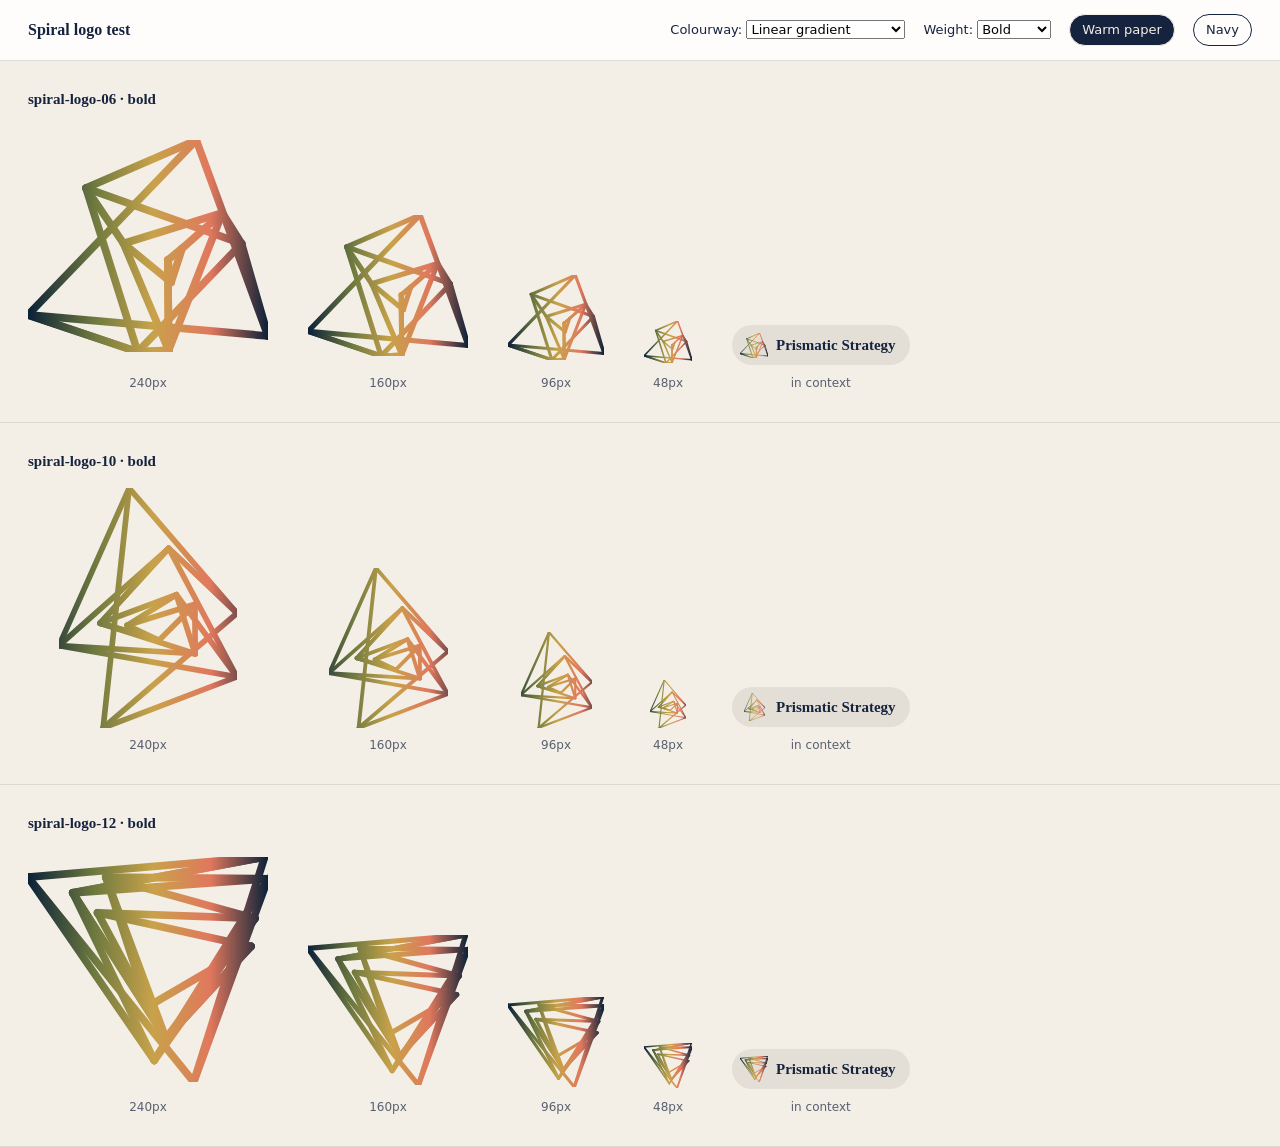
<file: logo-test.html>
<!DOCTYPE html>
<html lang="en">
<head>
<meta charset="utf-8">
<meta name="viewport" content="width=device-width, initial-scale=1">
<title>Spiral Logo Test</title>
<style>
  :root{--navy:#0b2138;--paper:#f4efe6;--gold:#c8a24a;--coral:#e0785d;--olive:#6f7a3f;--ink:#16233e;
    --grad:linear-gradient(90deg,var(--navy) 0%,var(--olive) 28%,var(--gold) 52%,var(--coral) 76%,var(--navy) 100%);}
  *{box-sizing:border-box}
  body{margin:0;font:15px/1.5 'Inter',system-ui,sans-serif;background:var(--paper);color:var(--ink);transition:background .25s,color .25s}
  body[data-page="navy"]{background:var(--navy);color:var(--paper)}
  header{position:sticky;top:0;z-index:5;padding:14px 28px;background:rgba(255,255,255,.85);backdrop-filter:blur(6px);border-bottom:1px solid rgba(0,0,0,.12);display:flex;flex-wrap:wrap;gap:18px;align-items:center}
  body[data-page="navy"] header{background:rgba(10,16,30,.82);border-color:rgba(255,255,255,.12)}
  header h1{font:600 16px 'Spectral',serif;margin:0;margin-right:auto}
  label{font-size:13px} select,button{font:inherit;font-size:13px}
  .btn{padding:5px 12px;border:1px solid currentColor;border-radius:20px;background:transparent;color:inherit;cursor:pointer}
  .btn.on{background:var(--ink);color:var(--paper)} body[data-page="navy"] .btn.on{background:var(--paper);color:var(--navy)}
  .row{padding:30px 28px;border-bottom:1px solid rgba(128,128,128,.2)}
  .row h2{font:600 15px 'Spectral',serif;margin:0 0 18px}
  .sizes{display:flex;gap:40px;align-items:flex-end;flex-wrap:wrap}
  figure{margin:0;text-align:center}
  .logo{background:var(--fill,var(--grad));-webkit-mask:var(--m) center/contain no-repeat;mask:var(--m) center/contain no-repeat}
  figcaption{margin-top:8px;font-size:12px;opacity:.7}
  .s48{width:48px;height:48px}.s96{width:96px;height:96px}.s160{width:160px;height:160px}.s240{width:240px;height:240px}
  /* a favicon-scale check on a chip */
  .chip{display:inline-flex;align-items:center;gap:8px;padding:6px 14px 6px 8px;border-radius:22px;background:rgba(128,128,128,.15);font:600 15px 'Spectral',serif}
  .chip .logo{width:28px;height:28px}
</style>
</head>
<body data-page="paper">
<header>
  <h1>Spiral logo test</h1>
  <label>Colourway:
    <select id="fill">
      <option value="">Linear gradient</option>
      <option value="var(--navy)">Solid navy</option>
      <option value="var(--coral)">Solid coral</option>
      <option value="var(--gold)">Solid gold</option>
      <option value="var(--olive)">Solid olive</option>
      <option value="var(--paper)">Solid paper (reverse)</option>
    </select>
  </label>
  <label>Weight:
    <select id="weight"><option value="w2">Bold</option><option value="w1">Medium</option></select>
  </label>
  <button class="btn on" id="pgPaper">Warm paper</button>
  <button class="btn" id="pgNavy">Navy</button>
</header>
<div id="out"></div>
<script>
const spirals=['06','10','12'];
const out=document.getElementById('out');
function draw(){
  const w=document.getElementById('weight').value;
  out.innerHTML='';
  spirals.forEach(n=>{
    const file=`logos/spiral-logo-${n}-${w}.svg`;
    const row=document.createElement('div'); row.className='row';
    row.innerHTML=`<h2>spiral-logo-${n} · ${w==='w2'?'bold':'medium'}</h2>
      <div class="sizes">
        <figure><div class="logo s240" style="--m:url('${file}')"></div><figcaption>240px</figcaption></figure>
        <figure><div class="logo s160" style="--m:url('${file}')"></div><figcaption>160px</figcaption></figure>
        <figure><div class="logo s96"  style="--m:url('${file}')"></div><figcaption>96px</figcaption></figure>
        <figure><div class="logo s48"  style="--m:url('${file}')"></div><figcaption>48px</figcaption></figure>
        <figure><div class="chip"><div class="logo" style="--m:url('${file}')"></div>Prismatic Strategy</div><figcaption>in context</figcaption></figure>
      </div>`;
    out.appendChild(row);
  });
  setFill();
}
function setFill(){ const v=document.getElementById('fill').value;
  document.querySelectorAll('.logo').forEach(l=>l.style.setProperty('--fill', v||'var(--grad)')); }
document.getElementById('weight').onchange=draw;
document.getElementById('fill').onchange=setFill;
const pP=document.getElementById('pgPaper'),pN=document.getElementById('pgNavy');
pP.onclick=()=>{document.body.dataset.page='paper';pP.classList.add('on');pN.classList.remove('on')};
pN.onclick=()=>{document.body.dataset.page='navy';pN.classList.add('on');pP.classList.remove('on')};
draw();
</script>
</body>
</html>
</file>
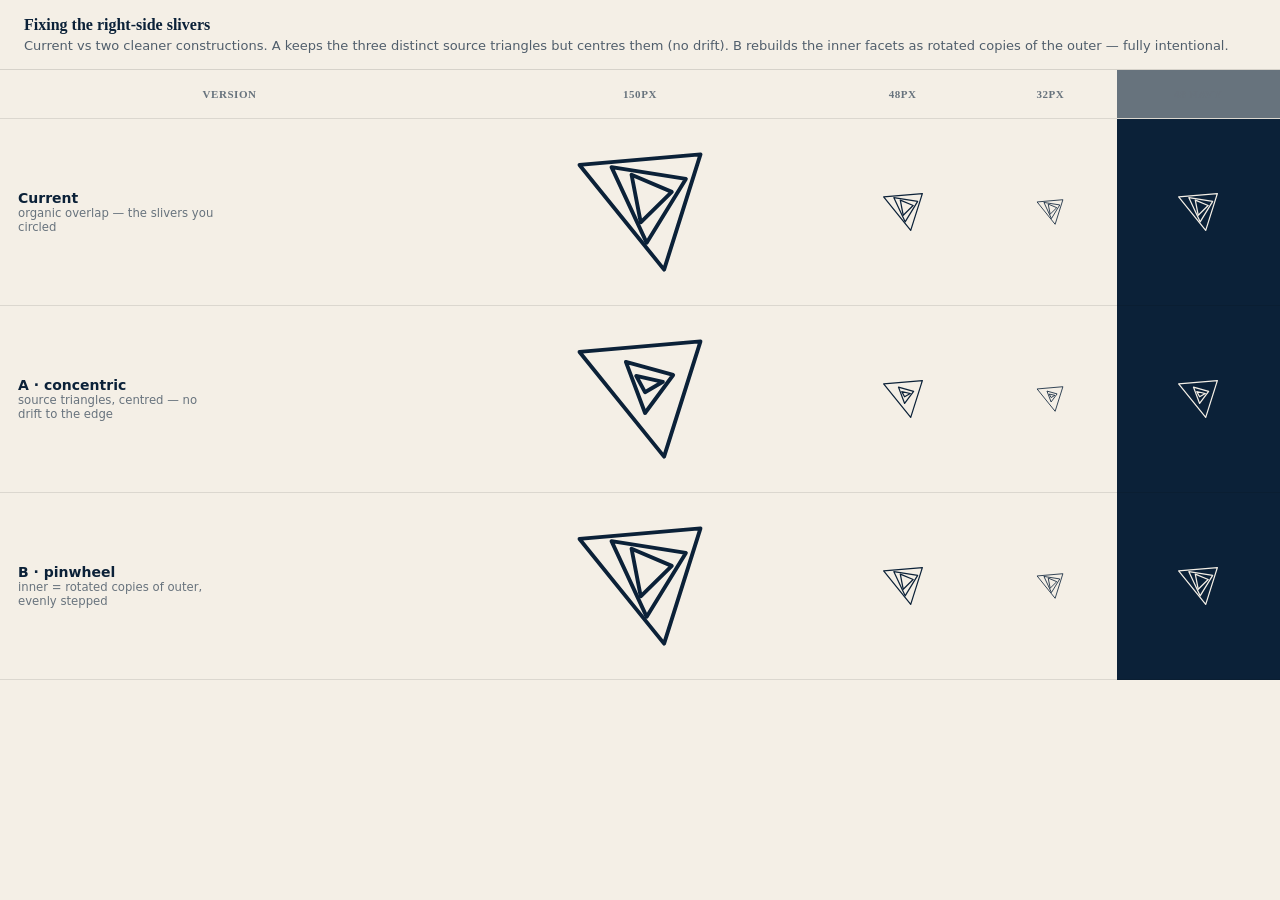
<file: prism-fix.html>
<!DOCTYPE html>
<html lang="en"><head><meta charset="utf-8"><meta name="viewport" content="width=device-width, initial-scale=1">
<title>Prism Fix</title>
<style>
  :root{--navy:#0b2138;--paper:#f4efe6;}
  body{margin:0;font:14px 'Inter',system-ui,sans-serif;background:var(--paper);color:var(--navy)}
  header{padding:16px 24px;border-bottom:1px solid rgba(0,0,0,.12)} h1{font:600 16px 'Spectral',serif;margin:0}
  header p{font-size:13px;opacity:.7;margin:4px 0 0}
  table{border-collapse:collapse;width:100%} th,td{border-bottom:1px solid rgba(0,0,0,.1);padding:18px;text-align:center;vertical-align:middle}
  th{font:600 11px 'Inter';letter-spacing:.05em;text-transform:uppercase;opacity:.6}
  td.lbl{text-align:left;font-weight:600} td.lbl small{display:block;font-weight:400;opacity:.6;max-width:200px}
  .mark{margin:0 auto;-webkit-mask:var(--m) center/contain no-repeat;mask:var(--m) center/contain no-repeat;background:var(--navy)}
  .navycol{background:var(--navy)} .navycol .mark{background:var(--paper)}
  .m150{width:150px;height:150px}.m48{width:48px;height:48px}.m32{width:32px;height:32px}
</style></head><body>
<header><h1>Fixing the right-side slivers</h1><p>Current vs two cleaner constructions. A keeps the three distinct source triangles but centres them (no drift). B rebuilds the inner facets as rotated copies of the outer — fully intentional.</p></header>
<table><thead><tr><th>Version</th><th>150px</th><th>48px</th><th>32px</th><th class="navycol">48 navy</th></tr></thead><tbody id="rows"></tbody></table>
<script>
const opts=[
 ['Current','logos/prism-logo.svg','organic overlap — the slivers you circled'],
 ['A · concentric','logos/prism-A-concentric.svg','source triangles, centred — no drift to the edge'],
 ['B · pinwheel','logos/prism-B-pinwheel.svg','inner = rotated copies of outer, evenly stepped'],
];
document.getElementById('rows').innerHTML=opts.map(([n,f,d])=>`<tr><td class="lbl">${n}<small>${d}</small></td>
 <td><div class="mark m150" style="--m:url('${f}')"></div></td>
 <td><div class="mark m48" style="--m:url('${f}')"></div></td>
 <td><div class="mark m32" style="--m:url('${f}')"></div></td>
 <td class="navycol"><div class="mark m48" style="--m:url('${f}')"></div></td></tr>`).join('');
</script></body></html>
</file>
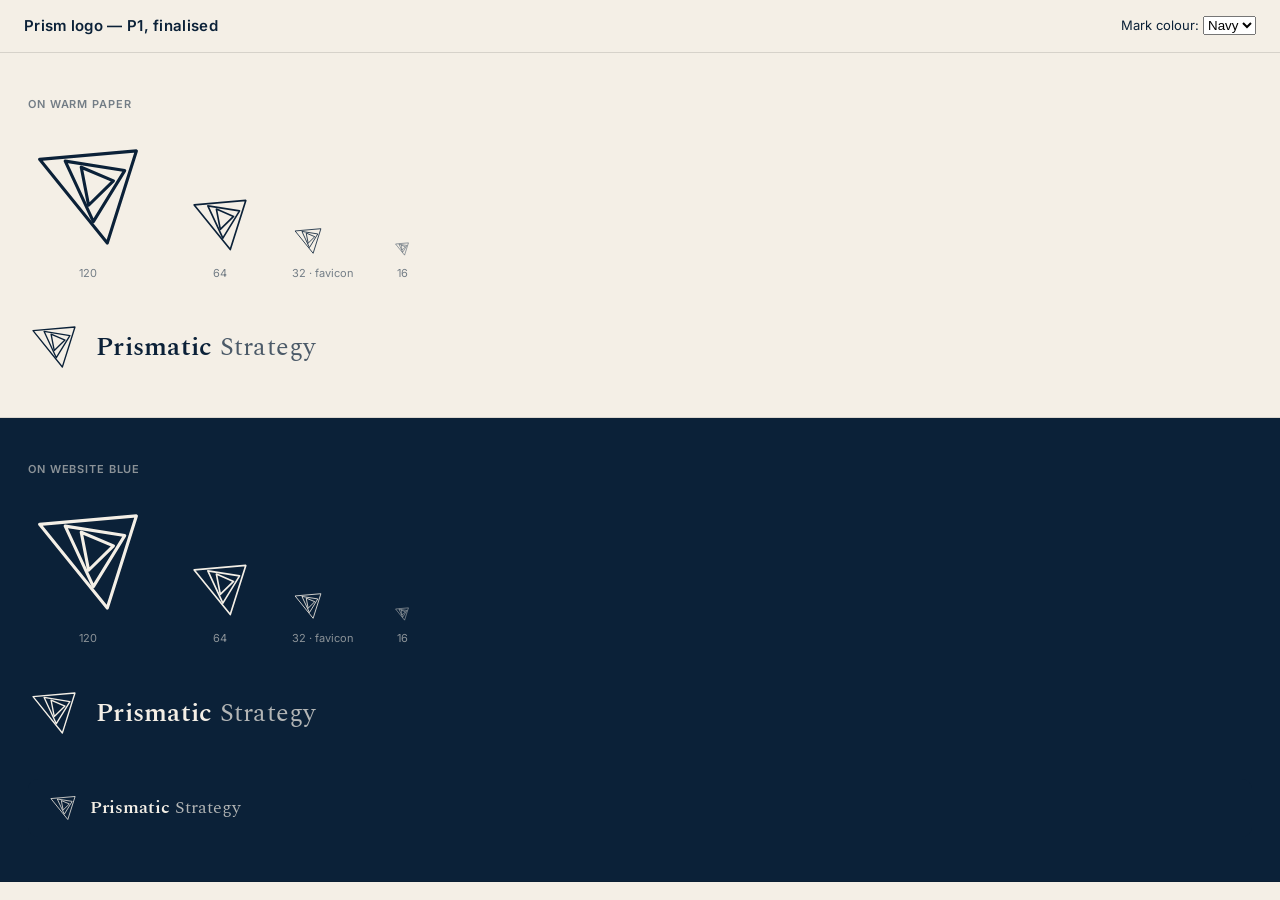
<file: prism-logo.html>
<!DOCTYPE html>
<html lang="en">
<head>
<meta charset="utf-8"><meta name="viewport" content="width=device-width, initial-scale=1">
<link rel="preconnect" href="https://fonts.googleapis.com">
<link href="https://fonts.googleapis.com/css2?family=Spectral:wght@400;600&family=Inter:wght@400;600&display=swap" rel="stylesheet">
<title>Prism Logo</title>
<style>
  :root{--navy:#0b2138;--paper:#f4efe6;--gold:#c8a24a;}
  *{box-sizing:border-box}
  body{margin:0;font:15px/1.5 'Inter',system-ui,sans-serif;background:var(--paper);color:var(--navy)}
  header{padding:16px 24px;border-bottom:1px solid rgba(0,0,0,.12);display:flex;gap:16px;align-items:center}
  header h1{font:600 15px 'Inter';margin:0;margin-right:auto;letter-spacing:.02em}
  header label{font-size:13px}
  .pane{padding:44px 28px;border-bottom:1px solid rgba(0,0,0,.1)}
  .pane.navy{background:var(--navy);color:var(--paper)}
  .pane h2{font:600 11px 'Inter';letter-spacing:.08em;text-transform:uppercase;opacity:.55;margin:0 0 26px}
  .pane.navy h2{color:var(--paper)}
  .sizes{display:flex;gap:40px;align-items:flex-end;flex-wrap:wrap;margin-bottom:8px}
  figure{margin:0;text-align:center}
  .mark{-webkit-mask:var(--m) center/contain no-repeat;mask:var(--m) center/contain no-repeat;background:var(--ink,var(--navy))}
  .pane.navy .mark{background:var(--paper)}
  figcaption{margin-top:8px;font-size:11px;opacity:.55}
  .m120{width:120px;height:120px}.m64{width:64px;height:64px}.m32{width:32px;height:32px}.m16{width:16px;height:16px}
  /* lockup */
  .lockup{display:flex;align-items:center;gap:16px;margin-top:40px}
  .lockup .mark{width:52px;height:52px}
  .lockup .wm{font:600 26px 'Spectral',serif;letter-spacing:.01em}
  .lockup .wm .thin{font-weight:400;opacity:.72}
  /* header-bar mock like the real site */
  .bar{margin-top:40px;display:flex;align-items:center;gap:12px;padding:14px 20px;background:var(--navy);border-radius:10px}
  .bar .mark{width:30px;height:30px;background:var(--paper)}
  .bar .wm{font:600 18px 'Spectral',serif;color:var(--paper)}
  .bar .wm .thin{font-weight:400;opacity:.72}
  .g{color:var(--gold)}
</style>
</head>
<body>
<header>
  <h1>Prism logo — P1, finalised</h1>
  <label>Mark colour: <select id="ink">
    <option value="var(--navy)">Navy</option>
    <option value="var(--gold)">Gold</option>
  </select></label>
</header>

<div class="pane">
  <h2>On warm paper</h2>
  <div class="sizes">
    <figure><div class="mark m120" style="--m:url('logos/prism-logo.svg')"></div><figcaption>120</figcaption></figure>
    <figure><div class="mark m64"  style="--m:url('logos/prism-logo.svg')"></div><figcaption>64</figcaption></figure>
    <figure><div class="mark m32"  style="--m:url('logos/prism-logo.svg')"></div><figcaption>32 · favicon</figcaption></figure>
    <figure><div class="mark m16"  style="--m:url('logos/prism-logo.svg')"></div><figcaption>16</figcaption></figure>
  </div>
  <div class="lockup"><div class="mark" style="--m:url('logos/prism-logo.svg')"></div><div class="wm">Prismatic <span class="thin">Strategy</span></div></div>
</div>

<div class="pane navy">
  <h2>On website blue</h2>
  <div class="sizes">
    <figure><div class="mark m120" style="--m:url('logos/prism-logo.svg')"></div><figcaption>120</figcaption></figure>
    <figure><div class="mark m64"  style="--m:url('logos/prism-logo.svg')"></div><figcaption>64</figcaption></figure>
    <figure><div class="mark m32"  style="--m:url('logos/prism-logo.svg')"></div><figcaption>32 · favicon</figcaption></figure>
    <figure><div class="mark m16"  style="--m:url('logos/prism-logo.svg')"></div><figcaption>16</figcaption></figure>
  </div>
  <div class="lockup"><div class="mark" style="--m:url('logos/prism-logo.svg')"></div><div class="wm">Prismatic <span class="thin">Strategy</span></div></div>
  <div class="bar"><div class="mark" style="--m:url('logos/prism-logo.svg')"></div><div class="wm">Prismatic <span class="thin">Strategy</span></div></div>
</div>
<script>
document.getElementById('ink').onchange=e=>document.querySelectorAll('.pane:not(.navy) .mark').forEach(m=>m.style.setProperty('--ink',e.target.value));
</script>
</body>
</html>
</file>
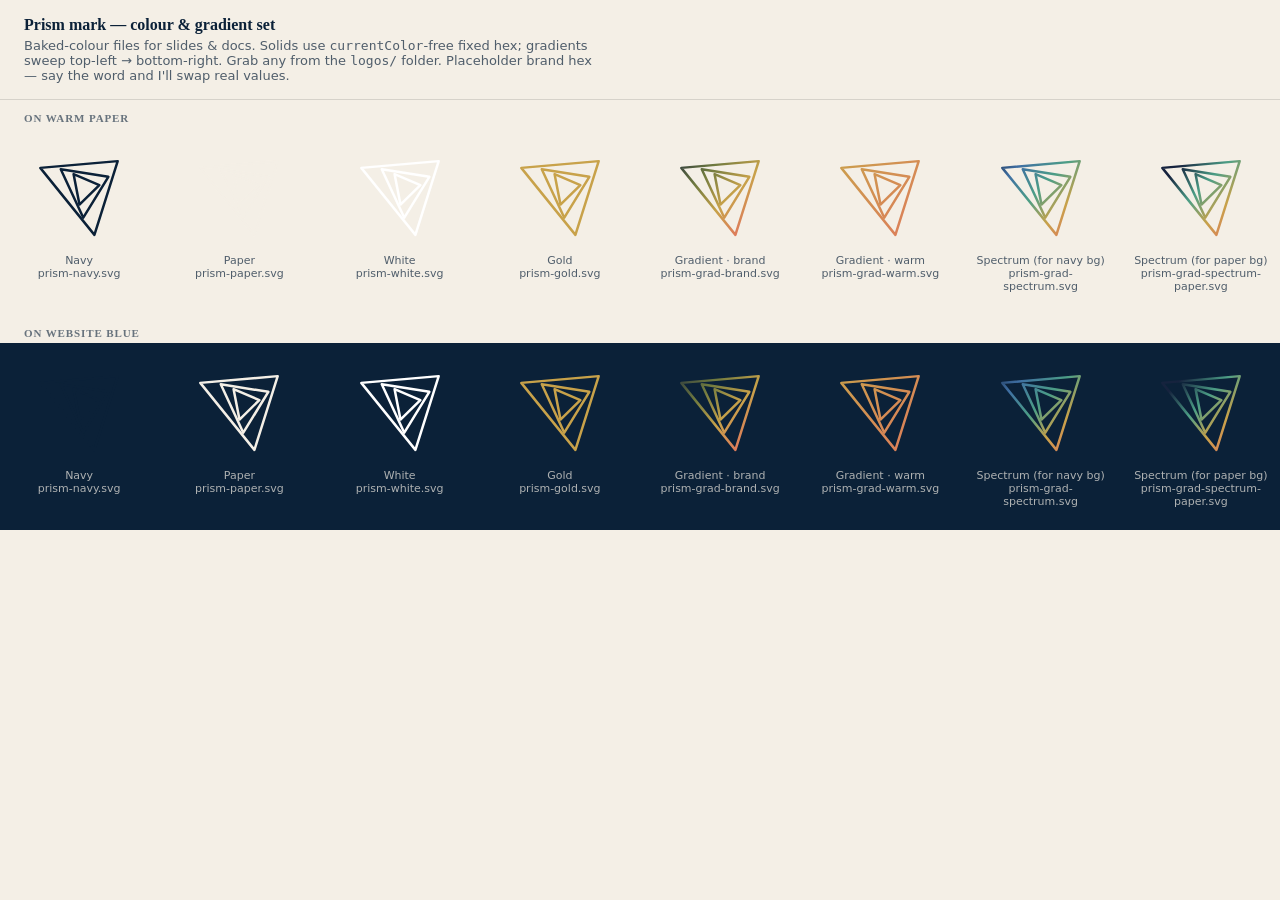
<file: prism-variants.html>
<!DOCTYPE html>
<html lang="en"><head><meta charset="utf-8"><meta name="viewport" content="width=device-width, initial-scale=1">
<title>Prism Variants</title>
<style>
  :root{--navy:#0b2138;--paper:#f4efe6;}
  body{margin:0;font:14px 'Inter',system-ui,sans-serif;background:var(--paper);color:var(--navy)}
  header{padding:16px 24px;border-bottom:1px solid rgba(0,0,0,.12)} h1{font:600 16px 'Spectral',serif;margin:0}
  header p{font-size:13px;opacity:.7;margin:4px 0 0;max-width:70ch}
  .band{display:grid;grid-template-columns:repeat(auto-fill,minmax(150px,1fr));gap:2px}
  .band.paper{background:var(--paper)} .band.navy{background:var(--navy)}
  .cell{padding:22px 12px;text-align:center}
  .cell img{width:96px;height:96px;display:block;margin:0 auto 8px}
  .cell .n{font-size:11px;opacity:.7} .band.navy .cell .n{color:var(--paper)}
  .lbl{padding:12px 24px 4px;font:600 11px 'Inter';letter-spacing:.08em;text-transform:uppercase;opacity:.6}
  .band.navy + .lbl{}
</style></head><body>
<header><h1>Prism mark — colour & gradient set</h1>
<p>Baked-colour files for slides &amp; docs. Solids use <code>currentColor</code>-free fixed hex; gradients sweep top-left → bottom-right. Grab any from the <code>logos/</code> folder. Placeholder brand hex — say the word and I'll swap real values.</p></header>

<div class="lbl">On warm paper</div>
<div class="band paper" id="paperBand"></div>
<div class="lbl">On website blue</div>
<div class="band navy" id="navyBand"></div>
<script>
const files=[
 ['Navy','prism-navy'],['Paper','prism-paper'],['White','prism-white'],['Gold','prism-gold'],
 ['Gradient · brand','prism-grad-brand'],['Gradient · warm','prism-grad-warm'],
 ['Spectrum (for navy bg)','prism-grad-spectrum'],['Spectrum (for paper bg)','prism-grad-spectrum-paper'],
];
const cell=([n,f])=>`<div class="cell"><img src="logos/${f}.svg" alt="${n}"><div class="n">${n}<br>${f}.svg</div></div>`;
document.getElementById('paperBand').innerHTML=files.map(cell).join('');
document.getElementById('navyBand').innerHTML=files.map(cell).join('');
</script></body></html>
</file>
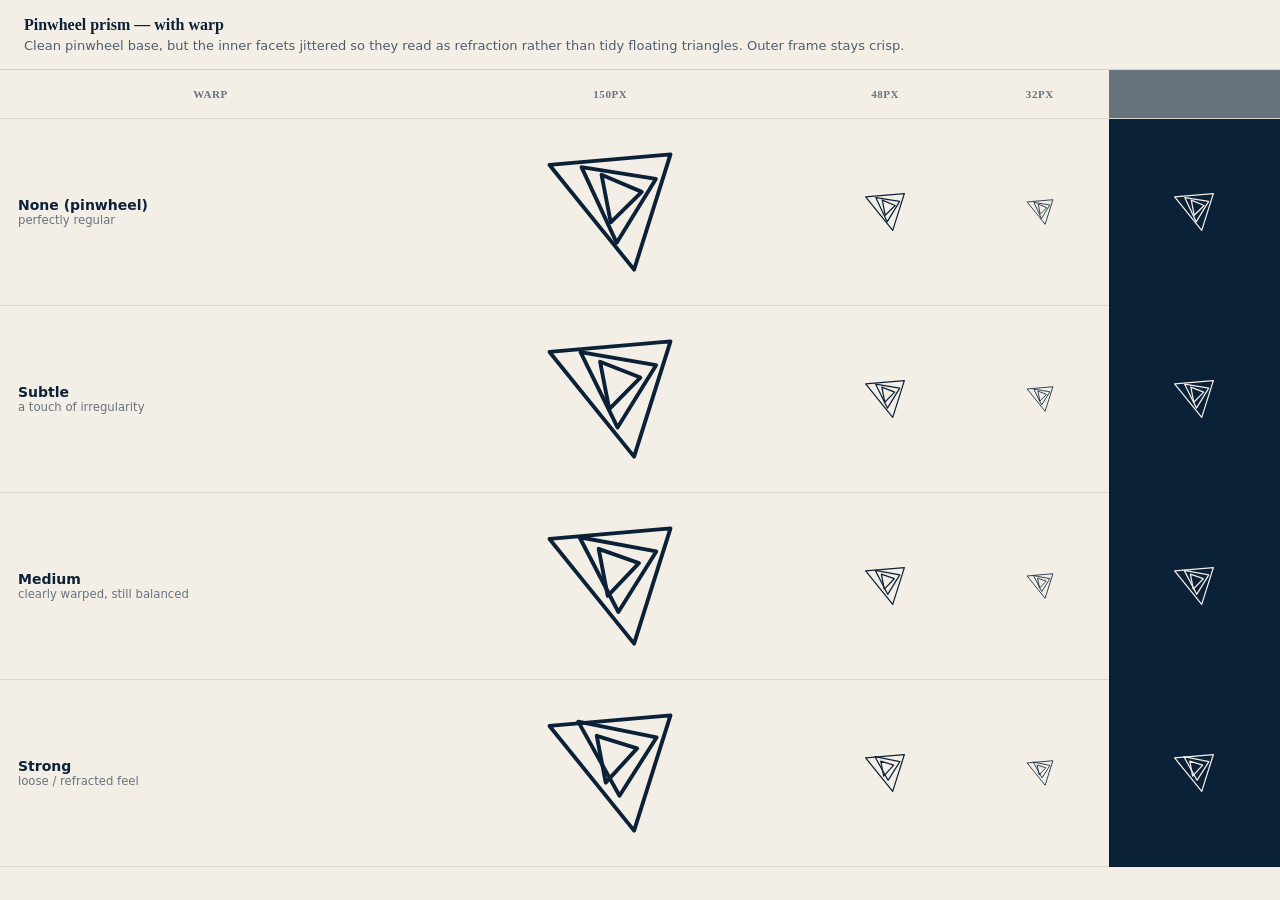
<file: prism-warp.html>
<!DOCTYPE html>
<html lang="en"><head><meta charset="utf-8"><meta name="viewport" content="width=device-width, initial-scale=1">
<title>Prism Warp</title>
<style>
  :root{--navy:#0b2138;--paper:#f4efe6;}
  body{margin:0;font:14px 'Inter',system-ui,sans-serif;background:var(--paper);color:var(--navy)}
  header{padding:16px 24px;border-bottom:1px solid rgba(0,0,0,.12)} h1{font:600 16px 'Spectral',serif;margin:0}
  header p{font-size:13px;opacity:.7;margin:4px 0 0}
  table{border-collapse:collapse;width:100%} th,td{border-bottom:1px solid rgba(0,0,0,.1);padding:18px;text-align:center;vertical-align:middle}
  th{font:600 11px 'Inter';letter-spacing:.05em;text-transform:uppercase;opacity:.6}
  td.lbl{text-align:left;font-weight:600} td.lbl small{display:block;font-weight:400;opacity:.6;max-width:200px}
  .mark{margin:0 auto;-webkit-mask:var(--m) center/contain no-repeat;mask:var(--m) center/contain no-repeat;background:var(--navy)}
  .navycol{background:var(--navy)} .navycol .mark{background:var(--paper)}
  .m150{width:150px;height:150px}.m48{width:48px;height:48px}.m32{width:32px;height:32px}
</style></head><body>
<header><h1>Pinwheel prism — with warp</h1><p>Clean pinwheel base, but the inner facets jittered so they read as refraction rather than tidy floating triangles. Outer frame stays crisp.</p></header>
<table><thead><tr><th>Warp</th><th>150px</th><th>48px</th><th>32px</th><th class="navycol">48 navy</th></tr></thead><tbody id="rows"></tbody></table>
<script>
const opts=[
 ['None (pinwheel)','logos/prism-B-pinwheel.svg','perfectly regular'],
 ['Subtle','logos/prism-warp-subtle.svg','a touch of irregularity'],
 ['Medium','logos/prism-warp-medium.svg','clearly warped, still balanced'],
 ['Strong','logos/prism-warp-strong.svg','loose / refracted feel'],
];
document.getElementById('rows').innerHTML=opts.map(([n,f,d])=>`<tr><td class="lbl">${n}<small>${d}</small></td>
 <td><div class="mark m150" style="--m:url('${f}')"></div></td>
 <td><div class="mark m48" style="--m:url('${f}')"></div></td>
 <td><div class="mark m32" style="--m:url('${f}')"></div></td>
 <td class="navycol"><div class="mark m48" style="--m:url('${f}')"></div></td></tr>`).join('');
</script></body></html>
</file>
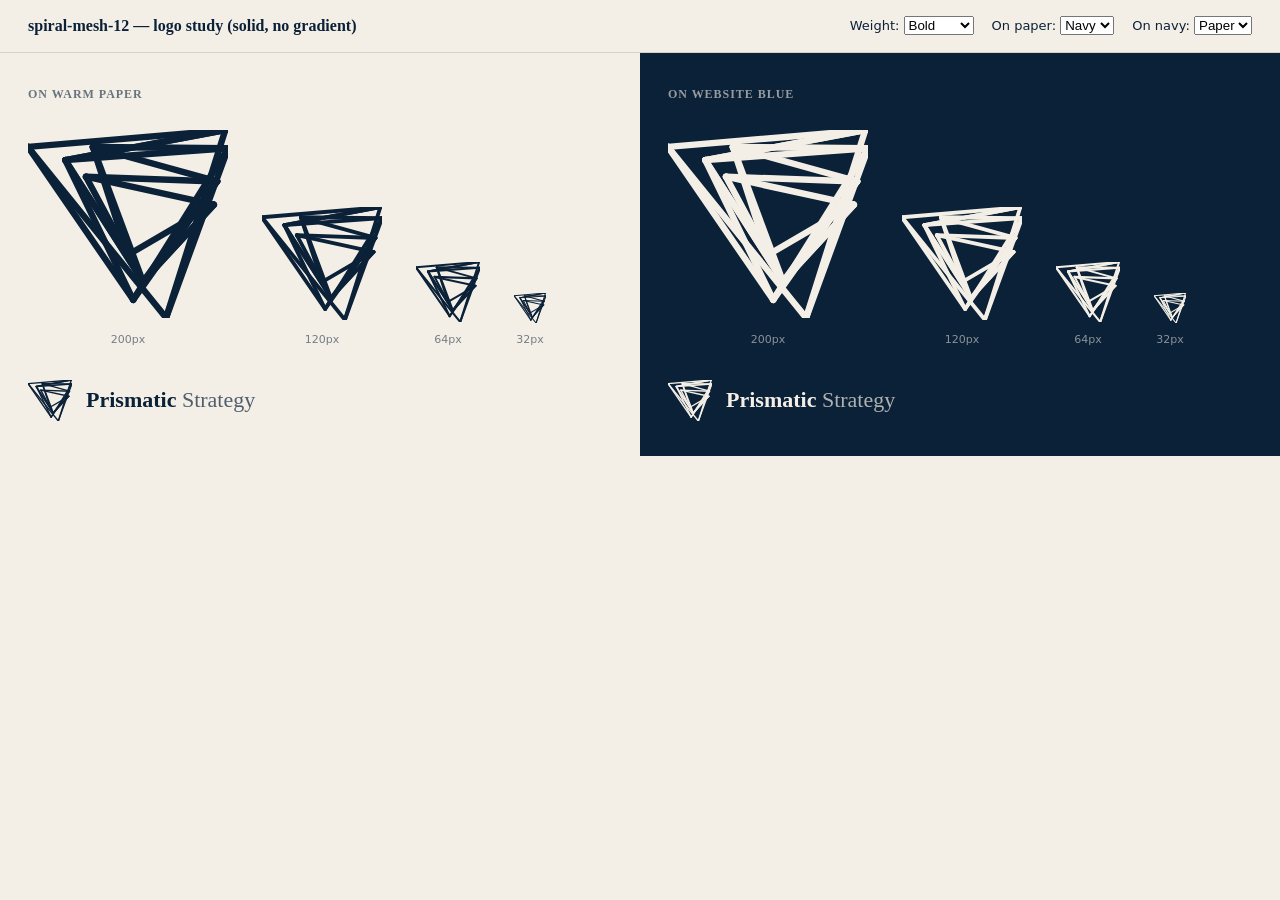
<file: spiral12-logo.html>
<!DOCTYPE html>
<html lang="en">
<head>
<meta charset="utf-8">
<meta name="viewport" content="width=device-width, initial-scale=1">
<title>Spiral 12 Logo Study</title>
<style>
  :root{--navy:#0b2138;--paper:#f4efe6;--gold:#c8a24a;--coral:#e0785d;--olive:#6f7a3f;}
  *{box-sizing:border-box}
  body{margin:0;font:15px/1.5 'Inter',system-ui,sans-serif;background:var(--paper);color:var(--navy)}
  header{padding:16px 28px;border-bottom:1px solid rgba(0,0,0,.12);display:flex;gap:18px;align-items:center;flex-wrap:wrap}
  header h1{font:600 16px 'Spectral',serif;margin:0;margin-right:auto}
  label{font-size:13px}
  .board{display:grid;grid-template-columns:1fr 1fr;gap:0}
  .pane{padding:34px 28px;min-height:340px}
  .pane.paper{background:var(--paper)}
  .pane.navy{background:var(--navy)}
  .pane h2{font:600 12px 'Inter';letter-spacing:.08em;text-transform:uppercase;margin:0 0 22px;opacity:.6}
  .pane.navy h2{color:var(--paper)}
  .sizes{display:flex;gap:34px;align-items:flex-end;flex-wrap:wrap}
  figure{margin:0;text-align:center}
  .mark{-webkit-mask:var(--m) center/contain no-repeat;mask:var(--m) center/contain no-repeat}
  figcaption{margin-top:8px;font-size:11px;opacity:.55}
  .pane.navy figcaption{color:var(--paper)}
  .s200{width:200px;height:200px}.s120{width:120px;height:120px}.s64{width:64px;height:64px}.s32{width:32px;height:32px}
  /* lockup: mark + wordmark */
  .lockup{display:flex;align-items:center;gap:14px;margin-top:30px}
  .lockup .mark{width:44px;height:44px}
  .lockup .wm{font:600 22px 'Spectral',serif}
  .lockup .wm .thin{font-weight:400;opacity:.7}
  .pane.navy .wm{color:var(--paper)}
</style>
</head>
<body>
<header>
  <h1>spiral-mesh-12 — logo study (solid, no gradient)</h1>
  <label>Weight: <select id="weight"><option value="w2">Bold</option><option value="w1">Medium</option></select></label>
  <label>On paper: <select id="cPaper"><option value="var(--navy)">Navy</option><option value="var(--coral)">Coral</option><option value="var(--gold)">Gold</option><option value="var(--olive)">Olive</option></select></label>
  <label>On navy: <select id="cNavy"><option value="var(--paper)">Paper</option><option value="var(--gold)">Gold</option><option value="var(--coral)">Coral</option></select></label>
</header>
<div class="board">
  <div class="pane paper" id="panePaper">
    <h2>On warm paper</h2>
    <div class="sizes"></div>
    <div class="lockup"><div class="mark"></div><div class="wm">Prismatic <span class="thin">Strategy</span></div></div>
  </div>
  <div class="pane navy" id="paneNavy">
    <h2>On website blue</h2>
    <div class="sizes"></div>
    <div class="lockup"><div class="mark"></div><div class="wm">Prismatic <span class="thin">Strategy</span></div></div>
  </div>
</div>
<script>
function file(){ return `logos/spiral-logo-12-${document.getElementById('weight').value}.svg`; }
function paint(pane,color){
  const f=file();
  pane.querySelector('.sizes').innerHTML=
    ['s200','s120','s64','s32'].map(s=>`<figure><div class="mark ${s}" style="--m:url('${f}');background:${color}"></div><figcaption>${s.slice(1)}px</figcaption></figure>`).join('');
  const lk=pane.querySelector('.lockup .mark'); lk.style.setProperty('--m',`url('${f}')`); lk.style.background=color;
}
function render(){
  paint(document.getElementById('panePaper'), document.getElementById('cPaper').value);
  paint(document.getElementById('paneNavy'),  document.getElementById('cNavy').value);
}
['weight','cPaper','cNavy'].forEach(id=>document.getElementById(id).onchange=render);
render();
</script>
</body>
</html>
</file>
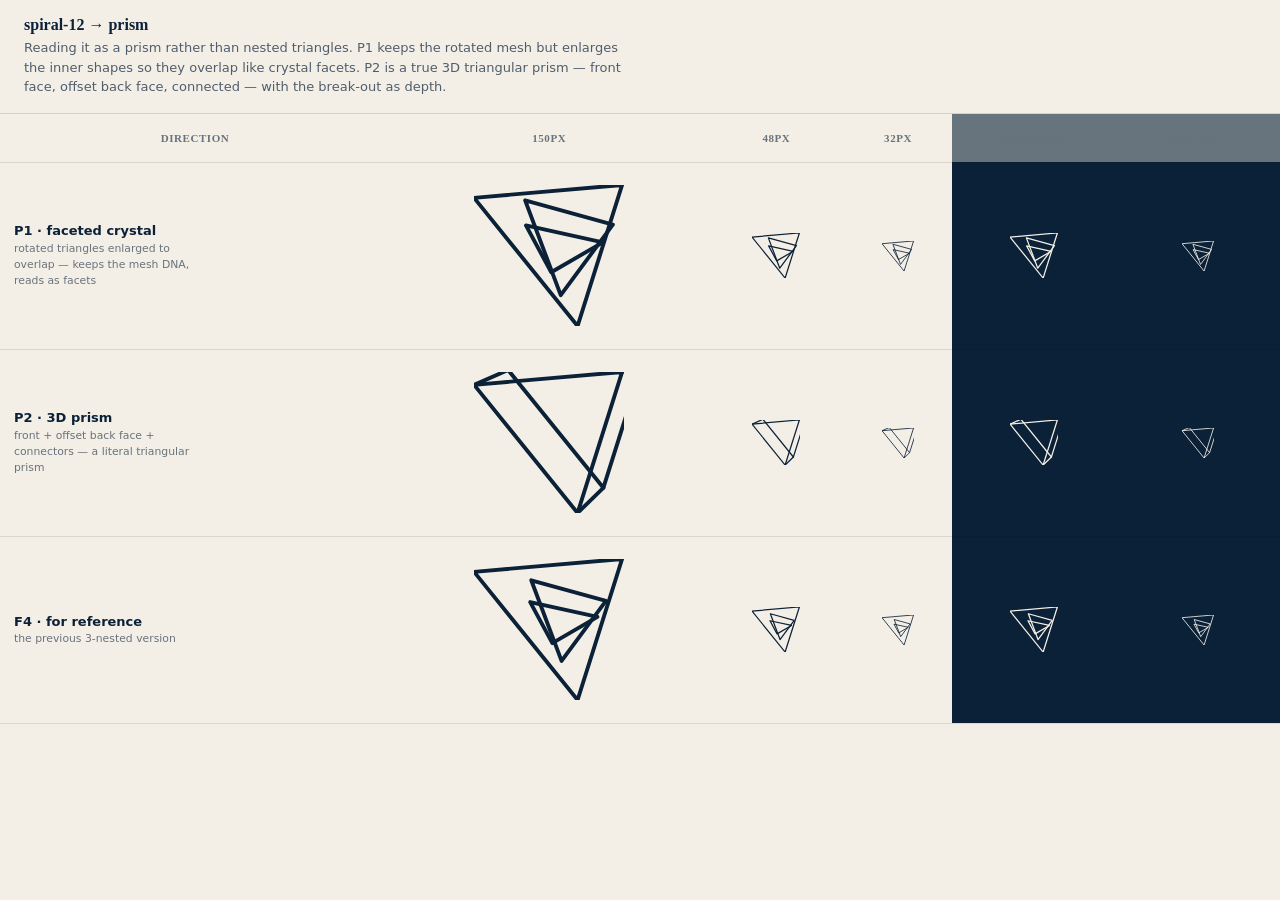
<file: spiral12-prism.html>
<!DOCTYPE html>
<html lang="en">
<head>
<meta charset="utf-8"><meta name="viewport" content="width=device-width, initial-scale=1">
<title>Prism Directions</title>
<style>
  :root{--navy:#0b2138;--paper:#f4efe6;}
  *{box-sizing:border-box}
  body{margin:0;font:14px/1.5 'Inter',system-ui,sans-serif;background:var(--paper);color:var(--navy)}
  header{padding:16px 24px;border-bottom:1px solid rgba(0,0,0,.12)}
  header h1{font:600 16px 'Spectral',serif;margin:0}
  header p{margin:4px 0 0;font-size:13px;opacity:.7;max-width:74ch}
  table{border-collapse:collapse;width:100%}
  th,td{border-bottom:1px solid rgba(0,0,0,.1);padding:18px 14px;text-align:center;vertical-align:middle}
  th{font:600 11px 'Inter';letter-spacing:.05em;text-transform:uppercase;opacity:.6}
  td.lbl{text-align:left;font-weight:600;font-size:13px}
  td.lbl small{display:block;font-weight:400;opacity:.6;max-width:190px}
  .mark{margin:0 auto;-webkit-mask:var(--m) center/contain no-repeat;mask:var(--m) center/contain no-repeat;background:var(--navy)}
  .navycol{background:var(--navy)} .navycol .mark{background:var(--paper)}
  .m150{width:150px;height:150px}.m48{width:48px;height:48px}.m32{width:32px;height:32px}
</style>
</head>
<body>
<header>
  <h1>spiral-12 → prism</h1>
  <p>Reading it as a prism rather than nested triangles. P1 keeps the rotated mesh but enlarges the inner shapes so they overlap like crystal facets. P2 is a true 3D triangular prism — front face, offset back face, connected — with the break-out as depth.</p>
</header>
<table>
  <thead><tr><th>Direction</th><th>150px</th><th>48px</th><th>32px</th><th class="navycol">48px navy</th><th class="navycol">32px navy</th></tr></thead>
  <tbody id="rows"></tbody>
</table>
<script>
const opts=[
  ['P1 · faceted crystal','logos/spiral12-P1-facets.svg','rotated triangles enlarged to overlap — keeps the mesh DNA, reads as facets'],
  ['P2 · 3D prism','logos/spiral12-P2-prism.svg','front + offset back face + connectors — a literal triangular prism'],
  ['F4 · for reference','logos/spiral12-reduce-F4-open.svg','the previous 3-nested version'],
];
document.getElementById('rows').innerHTML=opts.map(([n,f,d])=>`
  <tr><td class="lbl">${n}<small>${d}</small></td>
   <td><div class="mark m150" style="--m:url('${f}')"></div></td>
   <td><div class="mark m48" style="--m:url('${f}')"></div></td>
   <td><div class="mark m32" style="--m:url('${f}')"></div></td>
   <td class="navycol"><div class="mark m48" style="--m:url('${f}')"></div></td>
   <td class="navycol"><div class="mark m32" style="--m:url('${f}')"></div></td>
  </tr>`).join('');
</script>
</body>
</html>
</file>
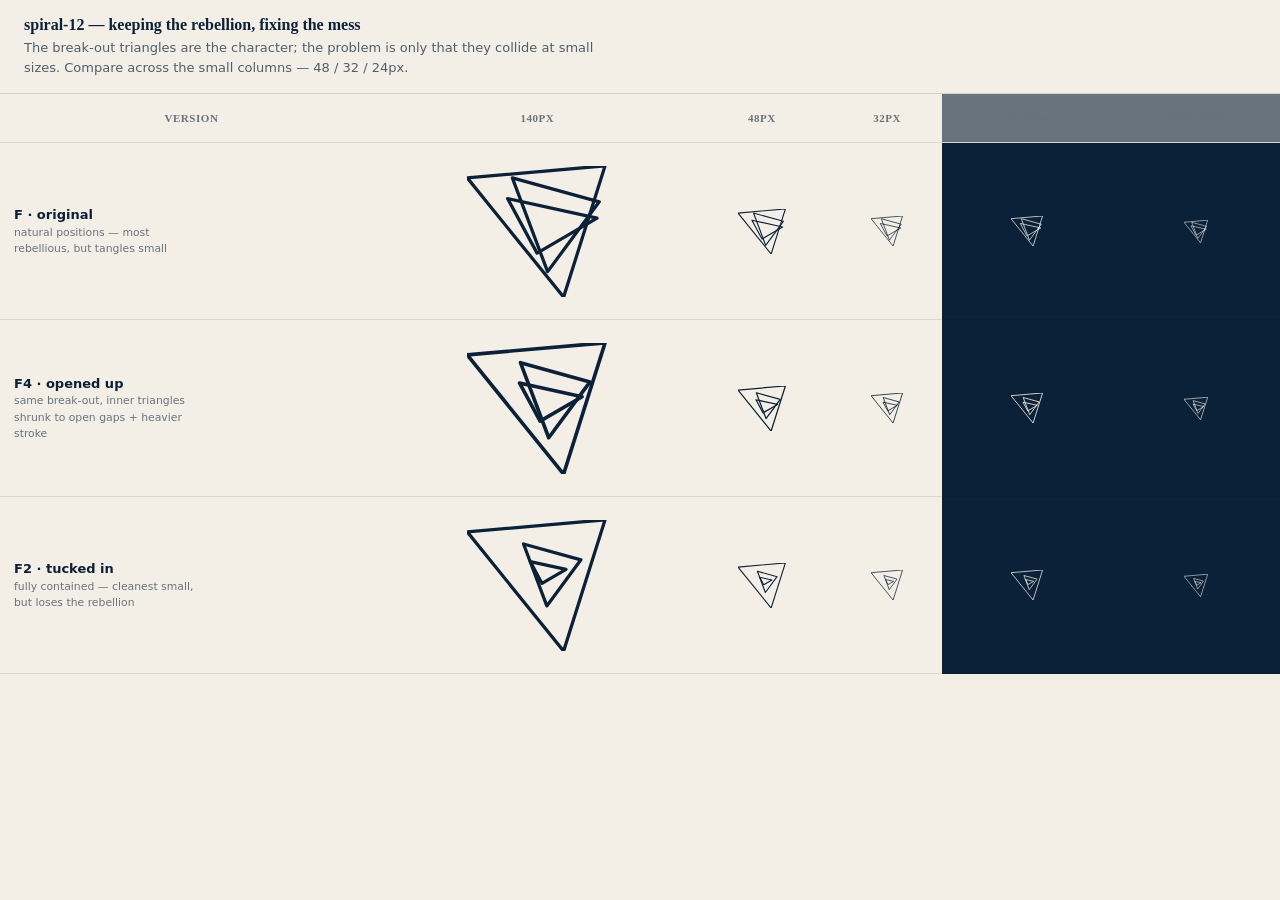
<file: spiral12-rebellion.html>
<!DOCTYPE html>
<html lang="en">
<head>
<meta charset="utf-8"><meta name="viewport" content="width=device-width, initial-scale=1">
<title>Rebellion vs Legibility</title>
<style>
  :root{--navy:#0b2138;--paper:#f4efe6;}
  *{box-sizing:border-box}
  body{margin:0;font:14px/1.5 'Inter',system-ui,sans-serif;background:var(--paper);color:var(--navy)}
  header{padding:16px 24px;border-bottom:1px solid rgba(0,0,0,.12)}
  header h1{font:600 16px 'Spectral',serif;margin:0}
  header p{margin:4px 0 0;font-size:13px;opacity:.7;max-width:70ch}
  table{border-collapse:collapse;width:100%}
  th,td{border-bottom:1px solid rgba(0,0,0,.1);padding:18px 14px;text-align:center;vertical-align:middle}
  th{font:600 11px 'Inter';letter-spacing:.05em;text-transform:uppercase;opacity:.6}
  td.lbl{text-align:left;font-weight:600;font-size:13px;white-space:nowrap}
  td.lbl small{display:block;font-weight:400;opacity:.6;white-space:normal;max-width:180px}
  .mark{margin:0 auto;-webkit-mask:var(--m) center/contain no-repeat;mask:var(--m) center/contain no-repeat;background:var(--navy)}
  .navycol{background:var(--navy)} .navycol .mark{background:var(--paper)}
  .m140{width:140px;height:140px}.m48{width:48px;height:48px}.m32{width:32px;height:32px}.m24{width:24px;height:24px}
</style>
</head>
<body>
<header>
  <h1>spiral-12 — keeping the rebellion, fixing the mess</h1>
  <p>The break-out triangles are the character; the problem is only that they collide at small sizes. Compare across the small columns — 48 / 32 / 24px.</p>
</header>
<table>
  <thead><tr><th>Version</th><th>140px</th><th>48px</th><th>32px</th><th class="navycol">32px navy</th><th class="navycol">24px navy</th></tr></thead>
  <tbody id="rows"></tbody>
</table>
<script>
const opts=[
  ['F · original','logos/spiral12-reduce-F-nested3b.svg','natural positions — most rebellious, but tangles small'],
  ['F4 · opened up','logos/spiral12-reduce-F4-open.svg','same break-out, inner triangles shrunk to open gaps + heavier stroke'],
  ['F2 · tucked in','logos/spiral12-reduce-F2-nested3-fit.svg','fully contained — cleanest small, but loses the rebellion'],
];
document.getElementById('rows').innerHTML=opts.map(([n,f,d])=>`
  <tr><td class="lbl">${n}<small>${d}</small></td>
   <td><div class="mark m140" style="--m:url('${f}')"></div></td>
   <td><div class="mark m48" style="--m:url('${f}')"></div></td>
   <td><div class="mark m32" style="--m:url('${f}')"></div></td>
   <td class="navycol"><div class="mark m32" style="--m:url('${f}')"></div></td>
   <td class="navycol"><div class="mark m24" style="--m:url('${f}')"></div></td>
  </tr>`).join('');
</script>
</body>
</html>
</file>
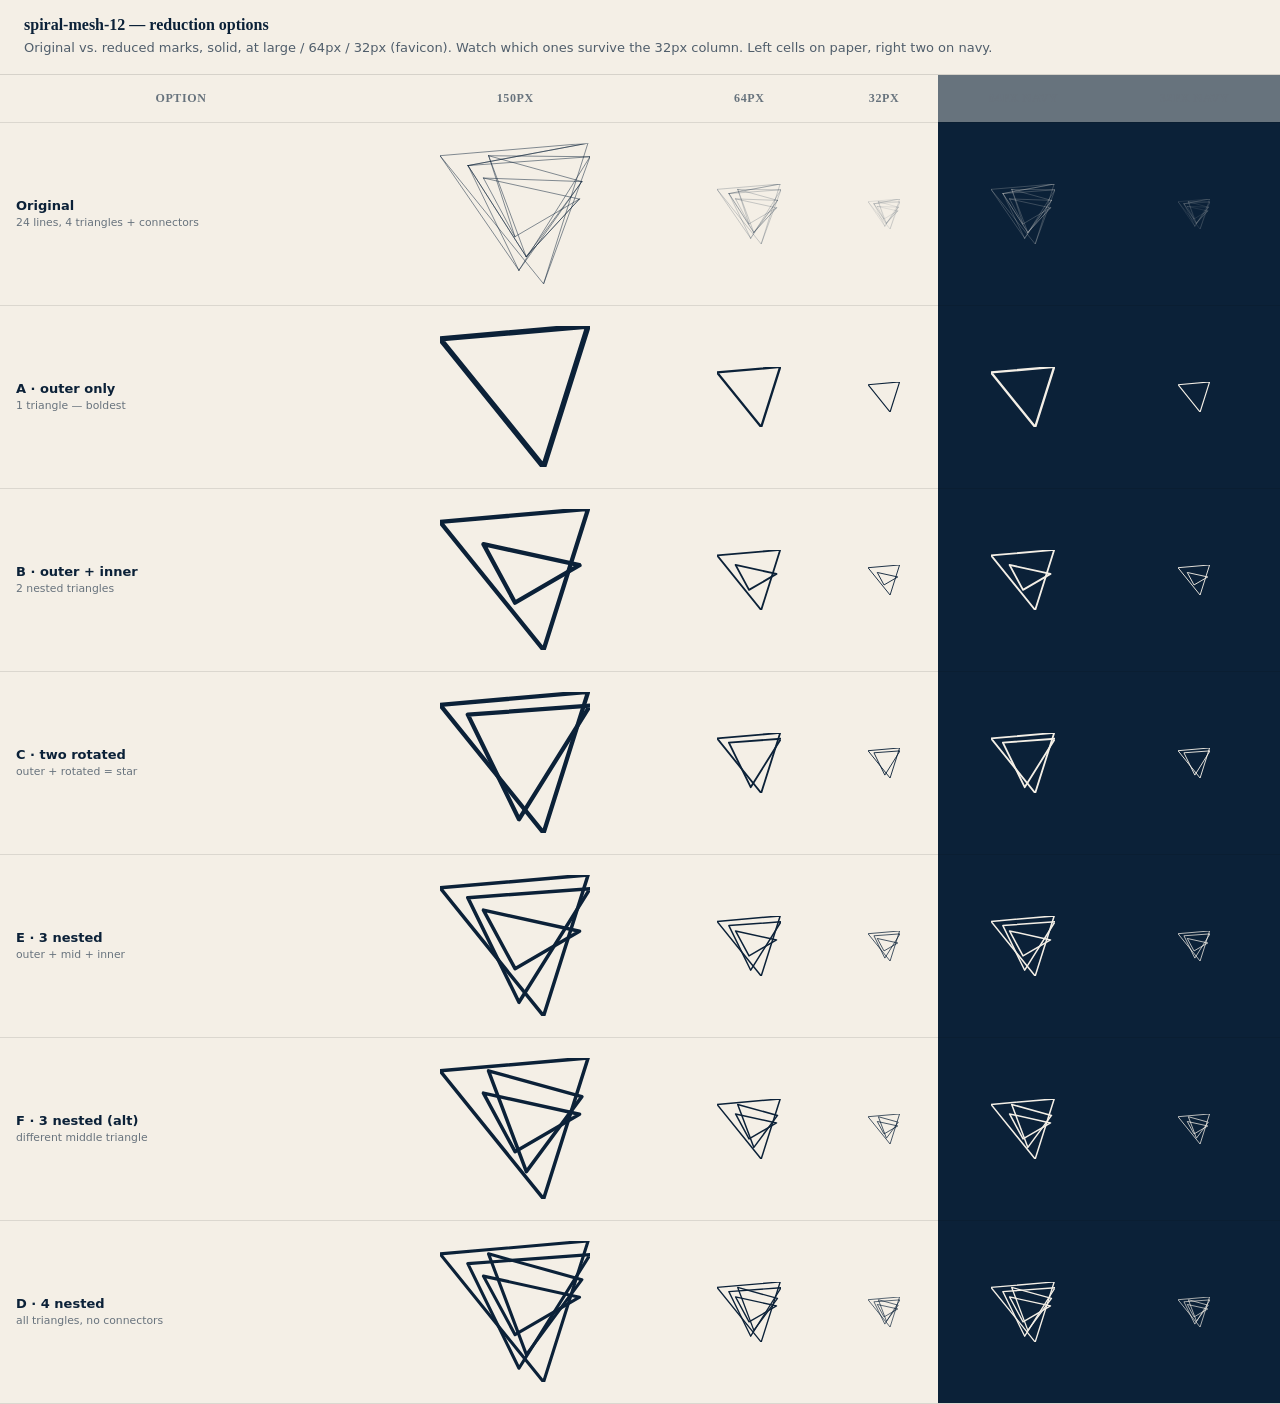
<file: spiral12-reductions.html>
<!DOCTYPE html>
<html lang="en">
<head>
<meta charset="utf-8">
<meta name="viewport" content="width=device-width, initial-scale=1">
<title>Spiral 12 Reductions</title>
<style>
  :root{--navy:#0b2138;--paper:#f4efe6;}
  *{box-sizing:border-box}
  body{margin:0;font:14px/1.5 'Inter',system-ui,sans-serif;background:var(--paper);color:var(--navy)}
  header{padding:16px 24px;border-bottom:1px solid rgba(0,0,0,.12)}
  header h1{font:600 16px 'Spectral',serif;margin:0}
  header p{margin:4px 0 0;font-size:13px;opacity:.7}
  table{border-collapse:collapse;width:100%}
  th,td{border-bottom:1px solid rgba(0,0,0,.1);padding:16px;text-align:center;vertical-align:middle}
  th{font:600 12px 'Inter';letter-spacing:.05em;text-transform:uppercase;opacity:.6}
  td.lbl{text-align:left;font-weight:600;font-size:13px;white-space:nowrap}
  td.lbl small{display:block;font-weight:400;opacity:.6}
  .mark{margin:0 auto;-webkit-mask:var(--m) center/contain no-repeat;mask:var(--m) center/contain no-repeat;background:var(--navy)}
  .navycol{background:var(--navy)} .navycol .mark{background:var(--paper)}
  .m200{width:150px;height:150px}.m64{width:64px;height:64px}.m32{width:32px;height:32px}
</style>
</head>
<body>
<header>
  <h1>spiral-mesh-12 — reduction options</h1>
  <p>Original vs. reduced marks, solid, at large / 64px / 32px (favicon). Watch which ones survive the 32px column. Left cells on paper, right two on navy.</p>
</header>
<table>
  <thead><tr><th>Option</th><th>150px</th><th>64px</th><th>32px</th><th class="navycol">64px navy</th><th class="navycol">32px navy</th></tr></thead>
  <tbody id="rows"></tbody>
</table>
<script>
const opts=[
  ['Original','upload/spiral-mesh-12.svg','24 lines, 4 triangles + connectors'],
  ['A · outer only','logos/spiral12-reduce-A-outer.svg','1 triangle — boldest'],
  ['B · outer + inner','logos/spiral12-reduce-B-outer-inner.svg','2 nested triangles'],
  ['C · two rotated','logos/spiral12-reduce-C-two-rot.svg','outer + rotated = star'],
  ['E · 3 nested','logos/spiral12-reduce-E-nested3.svg','outer + mid + inner'],
  ['F · 3 nested (alt)','logos/spiral12-reduce-F-nested3b.svg','different middle triangle'],
  ['D · 4 nested','logos/spiral12-reduce-D-nested4.svg','all triangles, no connectors'],
];
document.getElementById('rows').innerHTML=opts.map(([name,f,desc])=>`
  <tr>
    <td class="lbl">${name}<small>${desc}</small></td>
    <td><div class="mark m200" style="--m:url('${f}')"></div></td>
    <td><div class="mark m64" style="--m:url('${f}')"></div></td>
    <td><div class="mark m32" style="--m:url('${f}')"></div></td>
    <td class="navycol"><div class="mark m64" style="--m:url('${f}')"></div></td>
    <td class="navycol"><div class="mark m32" style="--m:url('${f}')"></div></td>
  </tr>`).join('');
</script>
</body>
</html>
</file>
<file: styles.css>
/* Prismatic Strategy — global stylesheet entry point. Link this one file. */
@import url("tokens/fonts.css");
@import url("tokens/colors.css");
@import url("tokens/typography.css");
@import url("tokens/space.css");
@import url("tokens/motion.css");
@import url("tokens/base.css");
@import url("tokens/mesh.css");
@import url("components/prose/prose.css");
@import url("components/site/site.css");
</file>
